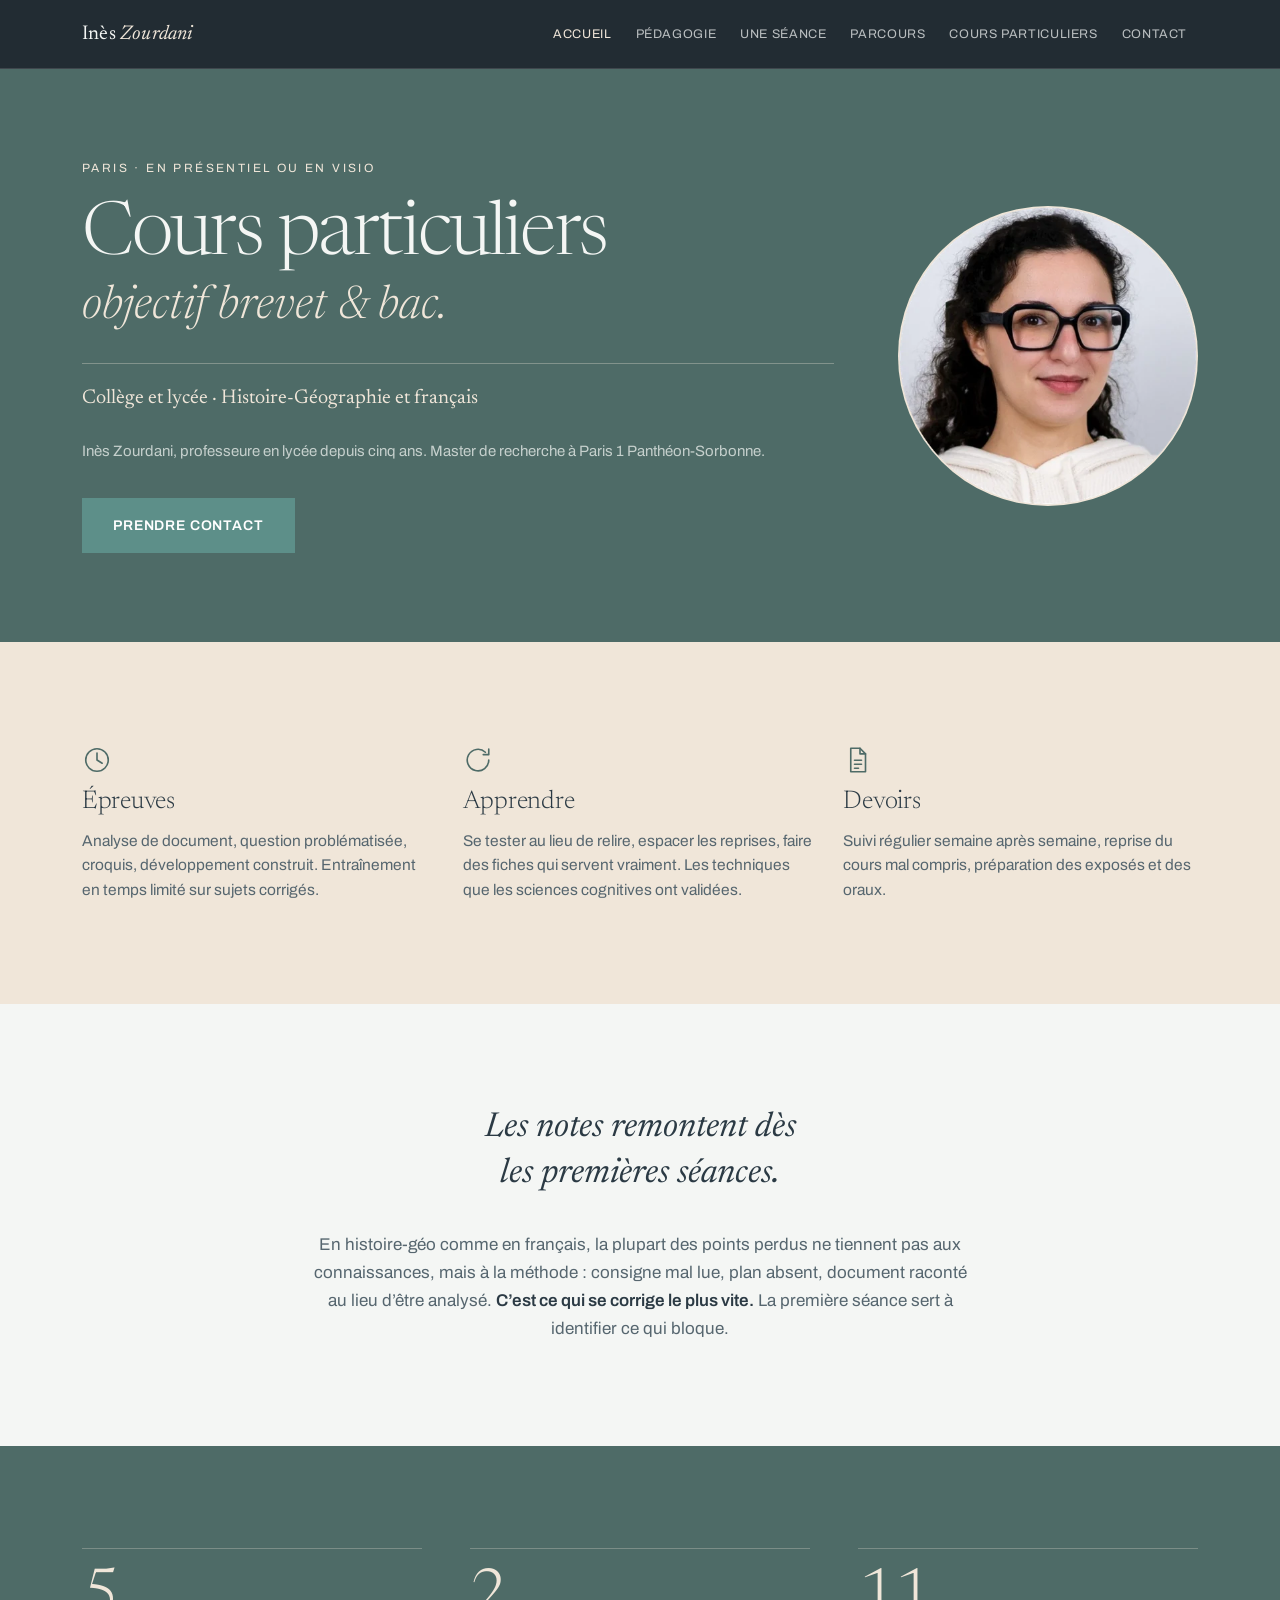
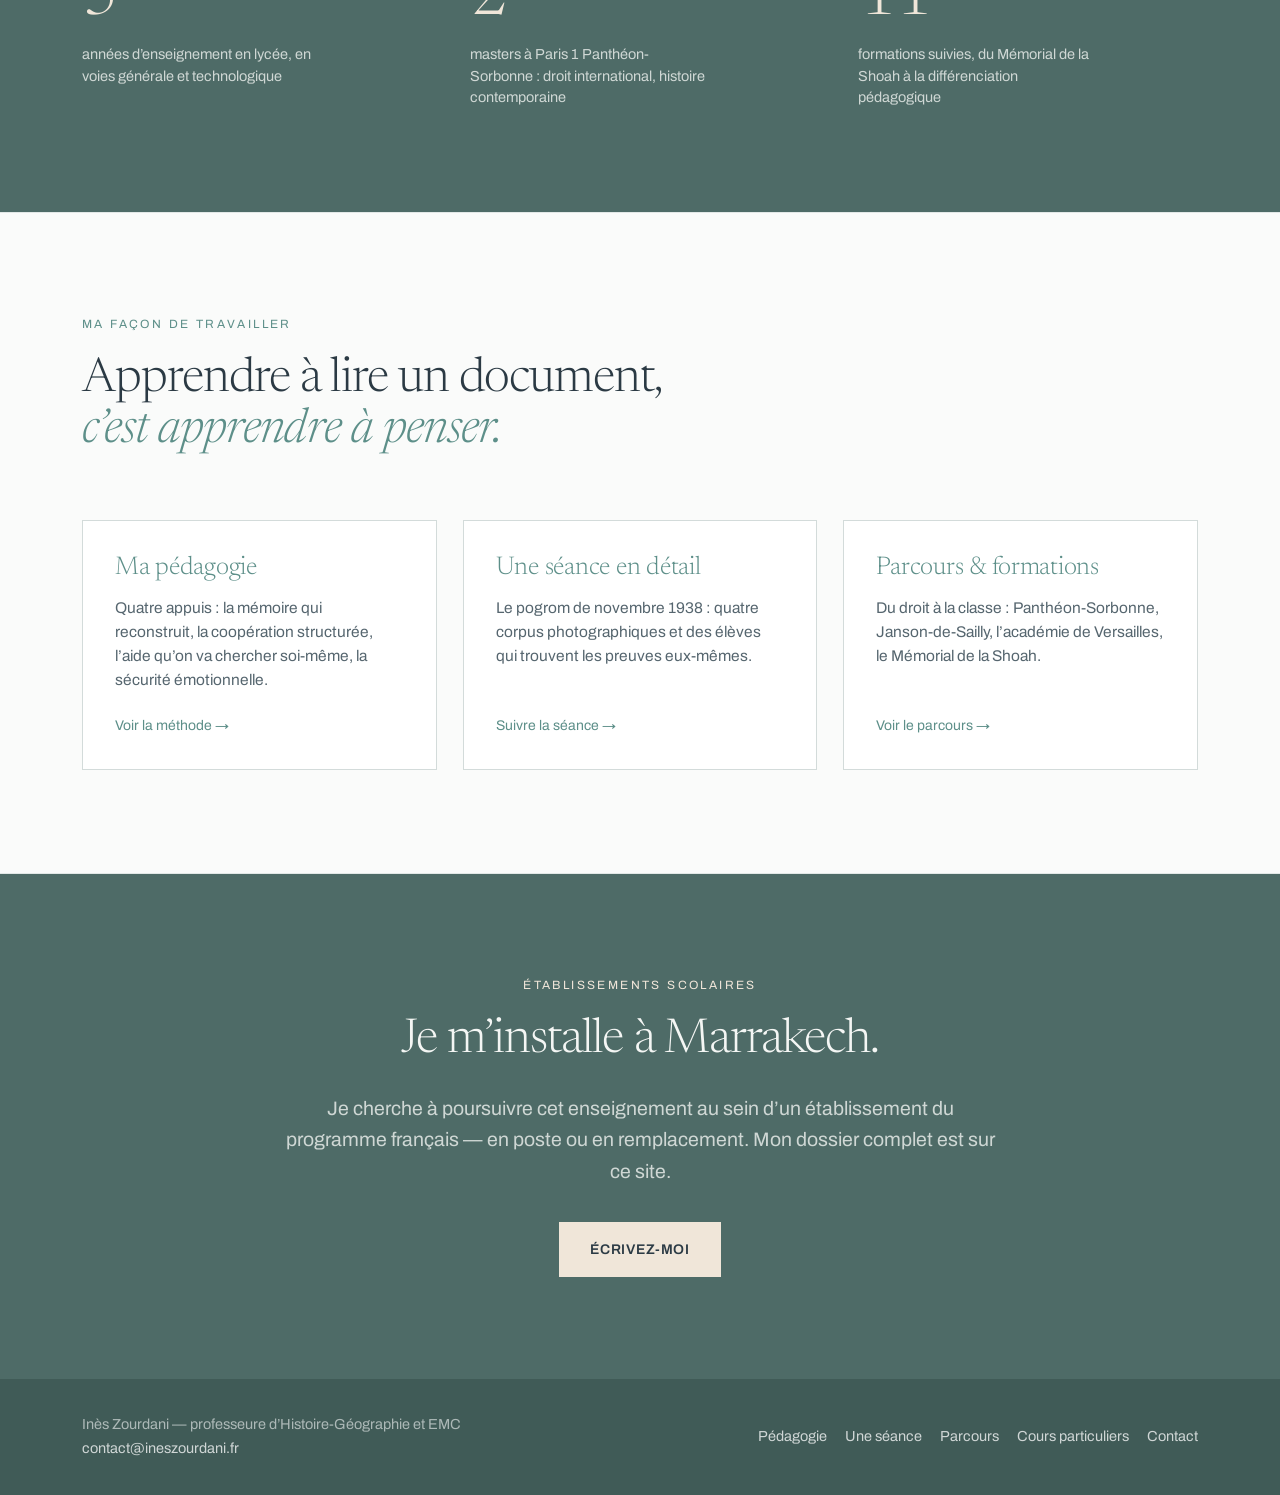
<file: index.html>
<!DOCTYPE html>
<html lang="fr">
<head>
<meta charset="utf-8">
<meta name="viewport" content="width=device-width, initial-scale=1">
<title>Inès Zourdani — Cours particuliers d'Histoire-Géographie</title>
<meta name="description" content="Cours particuliers d'Histoire-Géographie et de français, collège et lycée, à Paris ou en visio. Préparation au brevet et au bac, 40 € l'heure.">
<link rel="preconnect" href="https://fonts.googleapis.com">
<link rel="preconnect" href="https://fonts.gstatic.com" crossorigin>
<link rel="stylesheet" href="https://fonts.googleapis.com/css2?family=Archivo:wght@400;500;600&family=Newsreader:ital,opsz,wght@0,6..72,200;0,6..72,300;0,6..72,400;1,6..72,300;1,6..72,400&display=swap">
<link rel="stylesheet" href="style.css?v=12">
<script>document.documentElement.className += ' js';</script>
</head>
<body>

<header class="bandeau">
  <div class="zone">
    <a class="marque" href="index.html">Inès <em>Zourdani</em></a>
    <button class="burger" type="button" aria-expanded="false" aria-controls="menu-principal">Menu</button>
    <nav class="menu" id="menu-principal" aria-label="Navigation principale">
        <a href="index.html" aria-current="page">Accueil</a>
        <a href="pedagogie.html">Pédagogie</a>
        <a href="seance.html">Une séance</a>
        <a href="parcours.html">Parcours</a>
        <a href="cours.html">Cours particuliers</a>
        <a href="contact.html">Contact</a>
    </nav>
  </div>
</header>

<main>

  <section class="hero">
    <div class="zone">
      <div class="hero-titre">
        <p class="sur">Paris · en présentiel ou en visio</p>
        <h1>Cours particuliers</h1>
        <p class="sstitre">objectif brevet &amp; bac.</p>
      </div>
      <div class="hero-portrait"><img src="[data-uri]" alt="Inès Zourdani" width="448" height="448"></div>
      <div class="hero-infos">
        <p class="niveaux-hero">Collège et lycée · Histoire-Géographie et français</p>
        <p class="signature-hero">Inès Zourdani, professeure en lycée depuis cinq ans.
        Master de recherche à Paris 1 Panthéon-Sorbonne.</p>
        <p class="mt-m"><a class="bouton" href="contact.html">Prendre contact</a></p>
      </div>
    </div>
  </section>

  <section class="section section--creme">
    <div class="zone">
      <div class="grille g3">
        <div class="pilier">
          <svg class="ico" viewBox="0 0 24 24" fill="none" stroke="currentColor" stroke-width="1.3" stroke-linecap="round" stroke-linejoin="round" aria-hidden="true"><circle cx="12" cy="12" r="9"/><path d="M12 6.4V12l4.1 2.6"/></svg>
          <h3>Épreuves</h3>
          <p>Analyse de document, question problématisée, croquis, développement construit.
          Entraînement en temps limité sur sujets corrigés.</p>
        </div>
        <div class="pilier">
          <svg class="ico" viewBox="0 0 24 24" fill="none" stroke="currentColor" stroke-width="1.3" stroke-linecap="round" stroke-linejoin="round" aria-hidden="true"><path d="M20.6 12a8.6 8.6 0 1 1-2.7-6.2"/><path d="M20.6 3.3v4.4h-4.4"/></svg>
          <h3>Apprendre</h3>
          <p>Se tester au lieu de relire, espacer les reprises, faire des fiches qui servent
          vraiment. Les techniques que les sciences cognitives ont validées.</p>
        </div>
        <div class="pilier">
          <svg class="ico" viewBox="0 0 24 24" fill="none" stroke="currentColor" stroke-width="1.3" stroke-linecap="round" stroke-linejoin="round" aria-hidden="true"><path d="M6.2 2.6h7.4L18 7.1v14.3H6.2z"/><path d="M13.6 2.6v4.5H18"/><path d="M9.2 12.2h5.6M9.2 15.4h5.6M9.2 18.6h3.2"/></svg>
          <h3>Devoirs</h3>
          <p>Suivi régulier semaine après semaine, reprise du cours mal compris,
          préparation des exposés et des oraux.</p>
        </div>
      </div>
    </div>
  </section>

  <section class="section">
    <div class="zone centre">
      <p class="citation">Les notes remontent dès les premières séances.</p>
      <p class="texte centre mt-m" style="margin-inline:auto">En histoire-géo comme en français,
      la plupart des points perdus ne tiennent pas aux connaissances, mais à la méthode :
      consigne mal lue, plan absent, document raconté au lieu d’être analysé.
      <strong>C’est ce qui se corrige le plus vite.</strong> La première séance sert à
      identifier ce qui bloque.</p>
    </div>
  </section>

  <section class="section section--vert">
    <div class="zone">
      <dl class="chiffres">
        <div class="chiffre">
          <dt class="v">5</dt>
          <dd class="l">années d’enseignement en lycée, en voies générale et technologique</dd>
        </div>
        <div class="chiffre">
          <dt class="v">2</dt>
          <dd class="l">masters à Paris 1 Panthéon-Sorbonne : droit international, histoire contemporaine</dd>
        </div>
        <div class="chiffre">
          <dt class="v">11</dt>
          <dd class="l">formations suivies, du Mémorial de la Shoah à la différenciation pédagogique</dd>
        </div>
      </dl>
    </div>
  </section>

  <section class="section section--clair">
    <div class="zone">
      <p class="sur">Ma façon de travailler</p>
      <h2>Apprendre à lire un document,<br><em class="doux">c’est apprendre à penser.</em></h2>
      <div class="grille g3 mt-l">
        <a class="carte" href="pedagogie.html">
          <h3>Ma pédagogie</h3>
          <p>Quatre appuis : la mémoire qui reconstruit, la coopération structurée,
          l’aide qu’on va chercher soi-même, la sécurité émotionnelle.</p>
          <span class="fleche">Voir la méthode →</span>
        </a>
        <a class="carte" href="seance.html">
          <h3>Une séance en détail</h3>
          <p>Le pogrom de novembre 1938 : quatre corpus photographiques et des élèves
          qui trouvent les preuves eux-mêmes.</p>
          <span class="fleche">Suivre la séance →</span>
        </a>
        <a class="carte" href="parcours.html">
          <h3>Parcours &amp; formations</h3>
          <p>Du droit à la classe : Panthéon-Sorbonne, Janson-de-Sailly, l’académie
          de Versailles, le Mémorial de la Shoah.</p>
          <span class="fleche">Voir le parcours →</span>
        </a>
      </div>
    </div>
  </section>

  <section class="section section--vert">
    <div class="zone centre">
      <p class="sur">Établissements scolaires</p>
      <h2>Je m’installe à Marrakech.</h2>
      <p class="chapo centre">Je cherche à poursuivre cet enseignement au sein d’un établissement
      du programme français — en poste ou en remplacement. Mon dossier complet est sur ce site.</p>
      <p class="mt-m"><a class="bouton" href="contact.html">Écrivez-moi</a></p>
    </div>
  </section>

</main>

<footer class="pied">
  <div class="zone">
    <span>Inès Zourdani — professeure d’Histoire-Géographie et EMC<br>
    <a href="mailto:contact@ineszourdani.fr">contact@ineszourdani.fr</a></span>
    <nav aria-label="Pied de page">
      <a href="pedagogie.html">Pédagogie</a>
      <a href="seance.html">Une séance</a>
      <a href="parcours.html">Parcours</a>
      <a href="cours.html">Cours particuliers</a>
      <a href="contact.html">Contact</a>
    </nav>
  </div>
</footer>

<script src="site.js?v=1"></script>

</body>
</html>
</file>
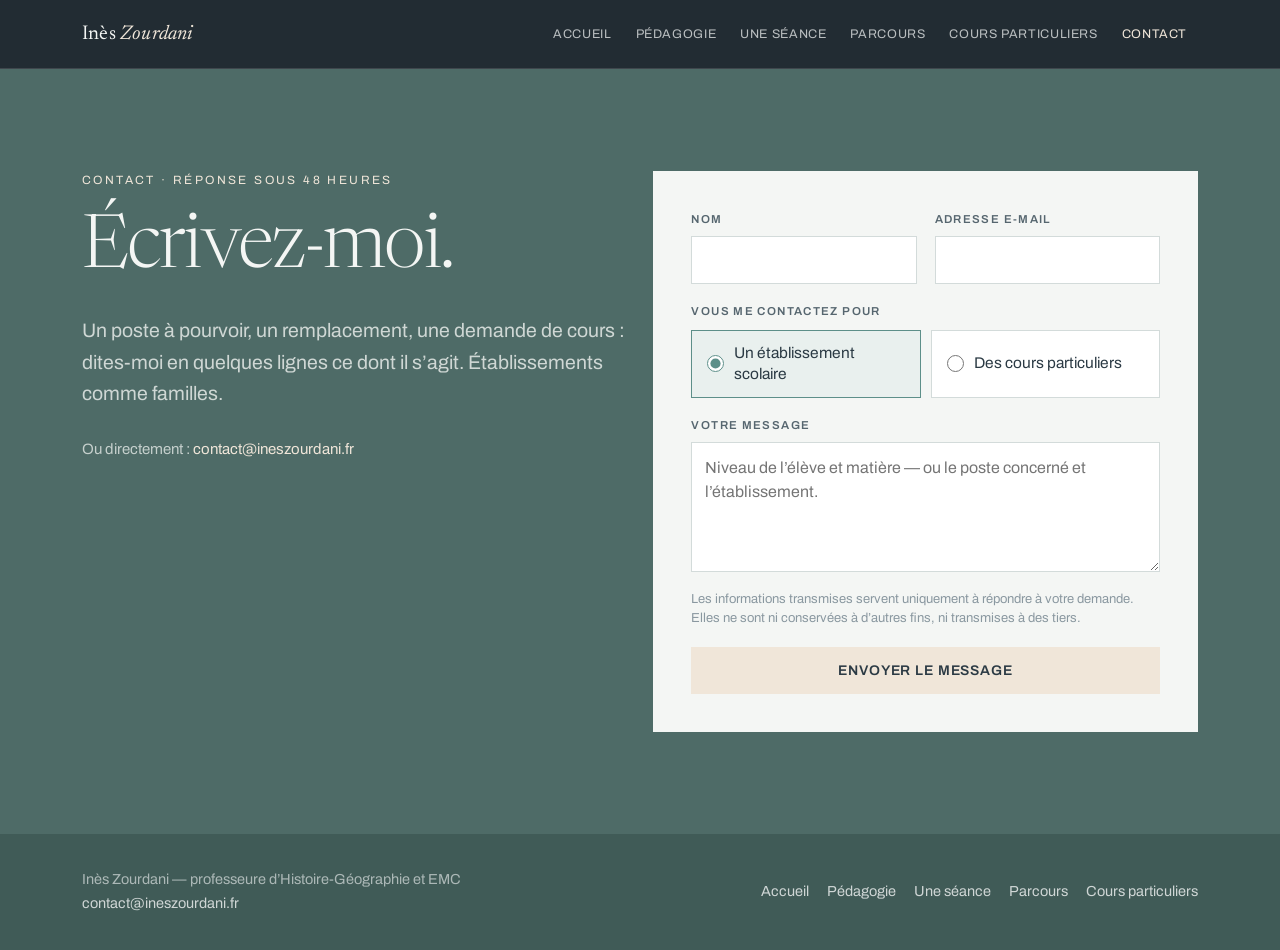
<file: contact.html>
<!DOCTYPE html>
<html lang="fr">
<head>
<meta charset="utf-8">
<meta name="viewport" content="width=device-width, initial-scale=1">
<title>Contact — Inès Zourdani</title>
<meta name="description" content="Écrire à Inès Zourdani : poste, remplacement, cours particuliers ou coaching scolaire.">
<link rel="preconnect" href="https://fonts.googleapis.com">
<link rel="preconnect" href="https://fonts.gstatic.com" crossorigin>
<link rel="stylesheet" href="https://fonts.googleapis.com/css2?family=Archivo:wght@400;500;600&family=Newsreader:ital,opsz,wght@0,6..72,200;0,6..72,300;0,6..72,400;1,6..72,300;1,6..72,400&display=swap">
<link rel="stylesheet" href="style.css?v=12">
<script>document.documentElement.className += ' js';</script>
</head>
<body>

<header class="bandeau">
  <div class="zone">
    <a class="marque" href="index.html">Inès <em>Zourdani</em></a>
    <button class="burger" type="button" aria-expanded="false" aria-controls="menu-principal">Menu</button>
    <nav class="menu" id="menu-principal" aria-label="Navigation principale">
        <a href="index.html">Accueil</a>
        <a href="pedagogie.html">Pédagogie</a>
        <a href="seance.html">Une séance</a>
        <a href="parcours.html">Parcours</a>
        <a href="cours.html">Cours particuliers</a>
        <a href="contact.html" aria-current="page">Contact</a>
    </nav>
  </div>
</header>

<main>

  <section class="section section--vert">
    <div class="zone">
      <div class="grille g2">
        <div>
          <p class="sur">Contact · réponse sous 48 heures</p>
          <h1>Écrivez-moi.</h1>
          <p class="chapo">Un poste à pourvoir, un remplacement, une demande de cours :
          dites-moi en quelques lignes ce dont il s’agit. Établissements comme familles.</p>
          <p class="signature-hero">Ou directement : <a href="mailto:contact@ineszourdani.fr">contact@ineszourdani.fr</a></p>
        </div>

        <form class="formulaire" id="form-contact" action="https://formsubmit.co/ajax/contact@ineszourdani.fr" method="POST">
          <input type="hidden" name="_subject" value="Nouveau message depuis ineszourdani.fr">
          <input type="hidden" name="_captcha" value="false">
          <input type="hidden" name="_template" value="table">
          <input type="text" name="_honey" style="display:none" tabindex="-1" autocomplete="off" aria-hidden="true">
          <div class="duo">
            <div class="champ">
              <label for="nom">Nom</label>
              <input type="text" id="nom" name="nom" autocomplete="name" required>
            </div>
            <div class="champ">
              <label for="email">Adresse e-mail</label>
              <input type="email" id="email" name="email" autocomplete="email" required>
            </div>
          </div>
          <fieldset class="choix">
            <legend>Vous me contactez pour</legend>
            <label class="opt">
              <input type="radio" name="objet" value="Un établissement scolaire" checked>
              <span>Un établissement scolaire</span>
            </label>
            <label class="opt">
              <input type="radio" name="objet" value="Des cours particuliers">
              <span>Des cours particuliers</span>
            </label>
          </fieldset>
          <div class="champ">
            <label for="message">Votre message</label>
            <textarea id="message" name="message" required placeholder="Niveau de l’élève et matière — ou le poste concerné et l’établissement."></textarea>
          </div>
          <p class="mention">Les informations transmises servent uniquement à répondre à votre
          demande. Elles ne sont ni conservées à d’autres fins, ni transmises à des tiers.</p>
          <button class="bouton" type="submit">Envoyer le message</button>
          <p class="retour" id="form-msg" role="status" hidden></p>
        </form>
      </div>
    </div>
  </section>

<script>
(function () {
  var form = document.getElementById('form-contact');
  if (!form) return;
  var msg = document.getElementById('form-msg');
  var btn = form.querySelector('button[type="submit"]');

  function afficher(texte, erreur) {
    msg.textContent = texte;
    msg.classList.toggle('err', !!erreur);
    msg.hidden = false;
  }

  form.addEventListener('submit', function (ev) {
    ev.preventDefault();
    btn.disabled = true;
    var avant = btn.textContent;
    btn.textContent = 'Envoi…';
    fetch(form.action, { method: 'POST', body: new FormData(form), headers: { Accept: 'application/json' } })
      .then(function (r) {
        if (!r.ok) throw new Error('refus');
        form.reset();
        afficher('Message envoyé. Je vous réponds sous 48 heures.', false);
      })
      .catch(function () {
        afficher("L'envoi n'a pas abouti. Réessayez dans un instant, ou écrivez-moi à contact@ineszourdani.fr.", true);
      })
      .then(function () { btn.disabled = false; btn.textContent = avant; });
  });
})();
</script>

</main>

<footer class="pied">
  <div class="zone">
    <span>Inès Zourdani — professeure d’Histoire-Géographie et EMC<br>
    <a href="mailto:contact@ineszourdani.fr">contact@ineszourdani.fr</a></span>
    <nav aria-label="Pied de page">
      <a href="index.html">Accueil</a>
      <a href="pedagogie.html">Pédagogie</a>
      <a href="seance.html">Une séance</a>
      <a href="parcours.html">Parcours</a>
      <a href="cours.html">Cours particuliers</a>
    </nav>
  </div>
</footer>

<script src="site.js?v=1"></script>

</body>
</html>
</file>
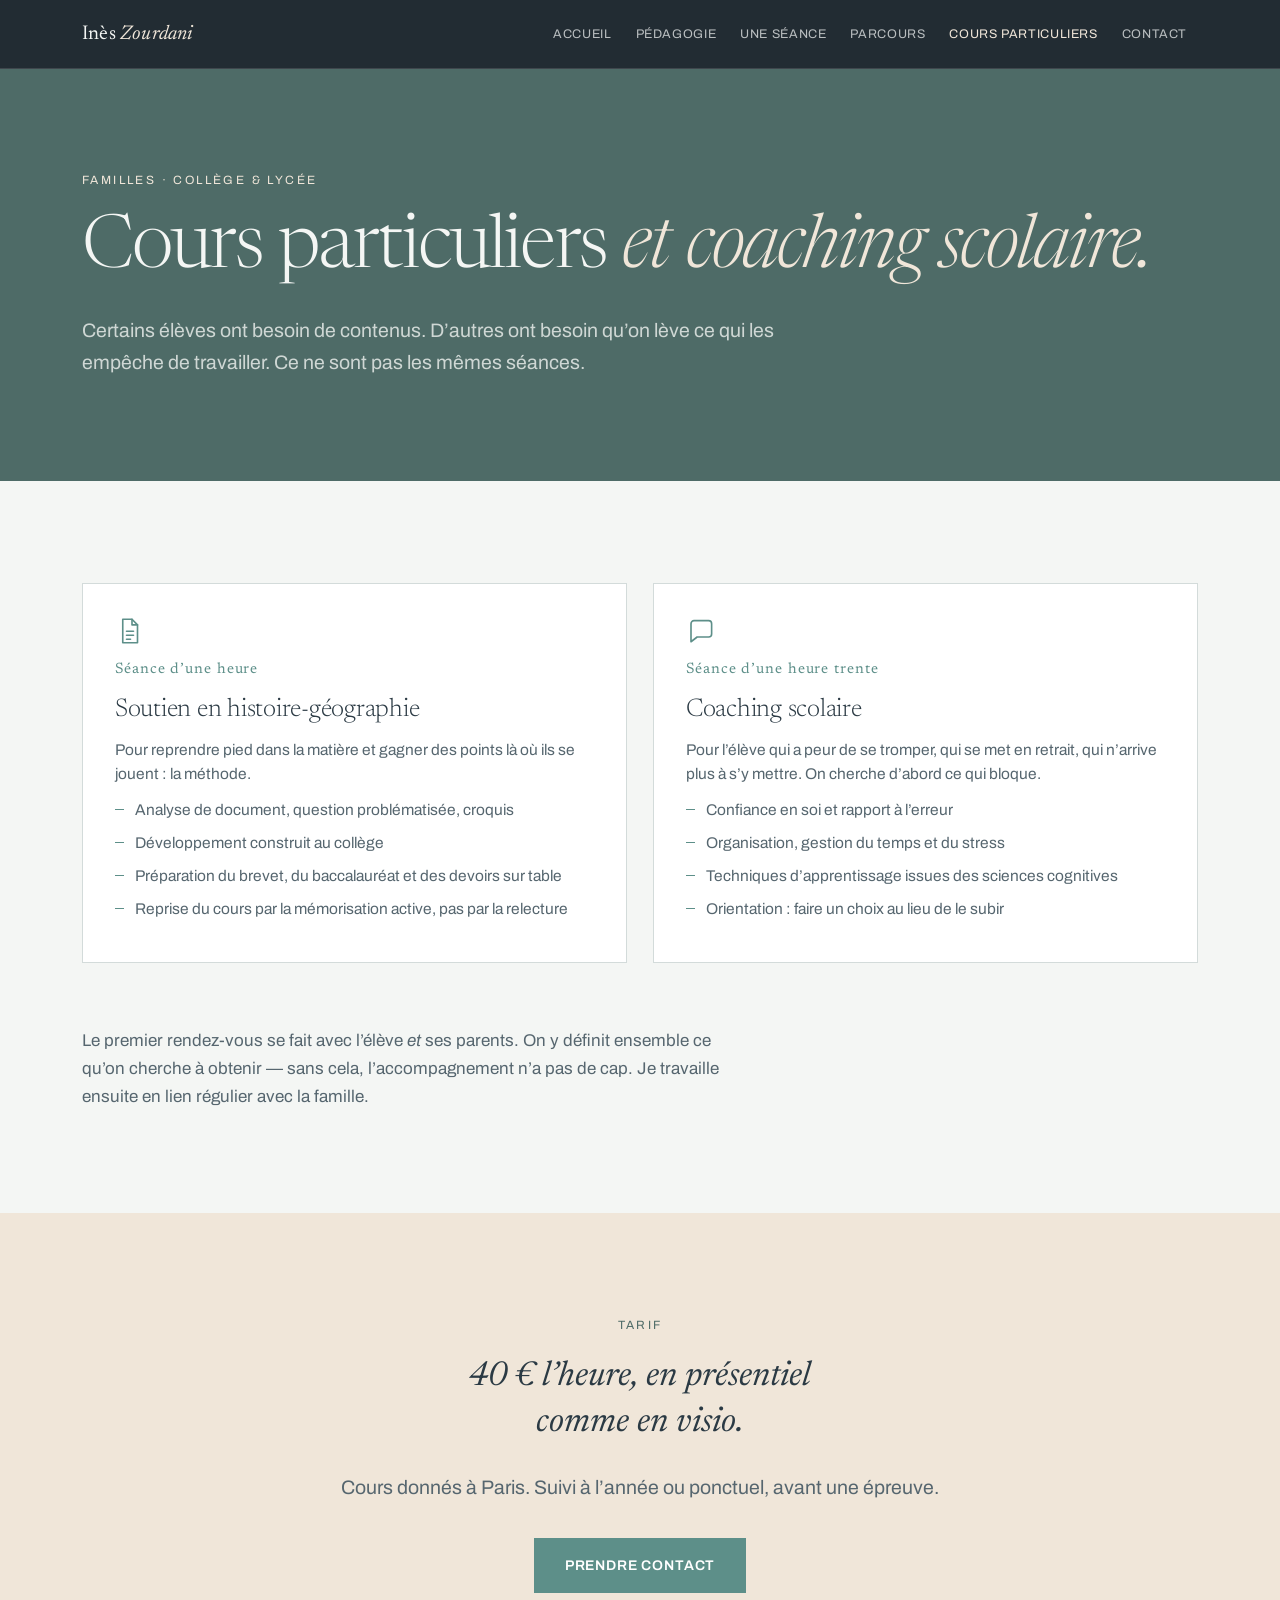
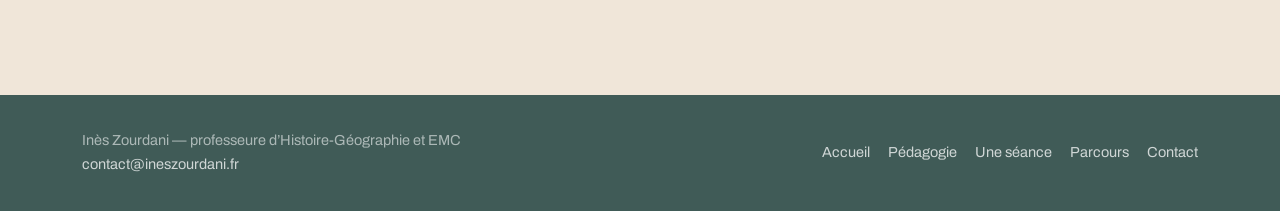
<file: cours.html>
<!DOCTYPE html>
<html lang="fr">
<head>
<meta charset="utf-8">
<meta name="viewport" content="width=device-width, initial-scale=1">
<title>Cours particuliers — Inès Zourdani</title>
<meta name="description" content="Soutien en histoire-géographie et coaching scolaire, collège et lycée, 40 € l'heure à Paris.">
<link rel="preconnect" href="https://fonts.googleapis.com">
<link rel="preconnect" href="https://fonts.gstatic.com" crossorigin>
<link rel="stylesheet" href="https://fonts.googleapis.com/css2?family=Archivo:wght@400;500;600&family=Newsreader:ital,opsz,wght@0,6..72,200;0,6..72,300;0,6..72,400;1,6..72,300;1,6..72,400&display=swap">
<link rel="stylesheet" href="style.css?v=12">
<script>document.documentElement.className += ' js';</script>
</head>
<body>

<header class="bandeau">
  <div class="zone">
    <a class="marque" href="index.html">Inès <em>Zourdani</em></a>
    <button class="burger" type="button" aria-expanded="false" aria-controls="menu-principal">Menu</button>
    <nav class="menu" id="menu-principal" aria-label="Navigation principale">
        <a href="index.html">Accueil</a>
        <a href="pedagogie.html">Pédagogie</a>
        <a href="seance.html">Une séance</a>
        <a href="parcours.html">Parcours</a>
        <a href="cours.html" aria-current="page">Cours particuliers</a>
        <a href="contact.html">Contact</a>
    </nav>
  </div>
</header>

<main>

  <section class="section section--vert">
    <div class="zone">
      <p class="sur">Familles · collège &amp; lycée</p>
      <h1>Cours particuliers <em class="doux">et coaching scolaire.</em></h1>
      <p class="chapo">Certains élèves ont besoin de contenus. D’autres ont besoin qu’on lève ce qui
      les empêche de travailler. Ce ne sont pas les mêmes séances.</p>
    </div>
  </section>

  <section class="section">
    <div class="zone">
      <div class="grille g2">

        <article class="carte">
          <svg class="ico" viewBox="0 0 24 24" fill="none" stroke="currentColor" stroke-width="1.3" stroke-linecap="round" stroke-linejoin="round" aria-hidden="true"><path d="M6.2 2.6h7.4L18 7.1v14.3H6.2z"/><path d="M13.6 2.6v4.5H18"/><path d="M9.2 12.2h5.6M9.2 15.4h5.6M9.2 18.6h3.2"/></svg>
          <span class="num">Séance d’une heure</span>
          <h3>Soutien en histoire-géographie</h3>
          <p>Pour reprendre pied dans la matière et gagner des points là où ils se jouent :
          la méthode.</p>
          <ul class="liste">
            <li>Analyse de document, question problématisée, croquis</li>
            <li>Développement construit au collège</li>
            <li>Préparation du brevet, du baccalauréat et des devoirs sur table</li>
            <li>Reprise du cours par la mémorisation active, pas par la relecture</li>
          </ul>
        </article>

        <article class="carte">
          <svg class="ico" viewBox="0 0 24 24" fill="none" stroke="currentColor" stroke-width="1.3" stroke-linecap="round" stroke-linejoin="round" aria-hidden="true"><path d="M20.5 14.4c0 1.3-1.1 2.4-2.4 2.4H8.9L4 20.6V6.1c0-1.3 1.1-2.4 2.4-2.4h11.7c1.3 0 2.4 1.1 2.4 2.4z"/></svg>
          <span class="num">Séance d’une heure trente</span>
          <h3>Coaching scolaire</h3>
          <p>Pour l’élève qui a peur de se tromper, qui se met en retrait, qui n’arrive plus
          à s’y mettre. On cherche d’abord ce qui bloque.</p>
          <ul class="liste">
            <li>Confiance en soi et rapport à l’erreur</li>
            <li>Organisation, gestion du temps et du stress</li>
            <li>Techniques d’apprentissage issues des sciences cognitives</li>
            <li>Orientation : faire un choix au lieu de le subir</li>
          </ul>
        </article>

      </div>

      <div class="texte mt-l">
        <p>Le premier rendez-vous se fait avec l’élève <em>et</em> ses parents. On y définit ensemble
        ce qu’on cherche à obtenir — sans cela, l’accompagnement n’a pas de cap. Je travaille ensuite
        en lien régulier avec la famille.</p>
      </div>
    </div>
  </section>

  <section class="section section--creme">
    <div class="zone centre">
      <p class="sur">Tarif</p>
      <p class="citation">40 € l’heure, en présentiel comme en visio.</p>
      <p class="chapo centre">Cours donnés à Paris. Suivi à l’année ou ponctuel, avant une épreuve.</p>
      <p class="mt-m"><a class="bouton" href="contact.html">Prendre contact</a></p>
    </div>
  </section>

</main>

<footer class="pied">
  <div class="zone">
    <span>Inès Zourdani — professeure d’Histoire-Géographie et EMC<br>
    <a href="mailto:contact@ineszourdani.fr">contact@ineszourdani.fr</a></span>
    <nav aria-label="Pied de page">
      <a href="index.html">Accueil</a>
      <a href="pedagogie.html">Pédagogie</a>
      <a href="seance.html">Une séance</a>
      <a href="parcours.html">Parcours</a>
      <a href="contact.html">Contact</a>
    </nav>
  </div>
</footer>

<script src="site.js?v=1"></script>

</body>
</html>
</file>
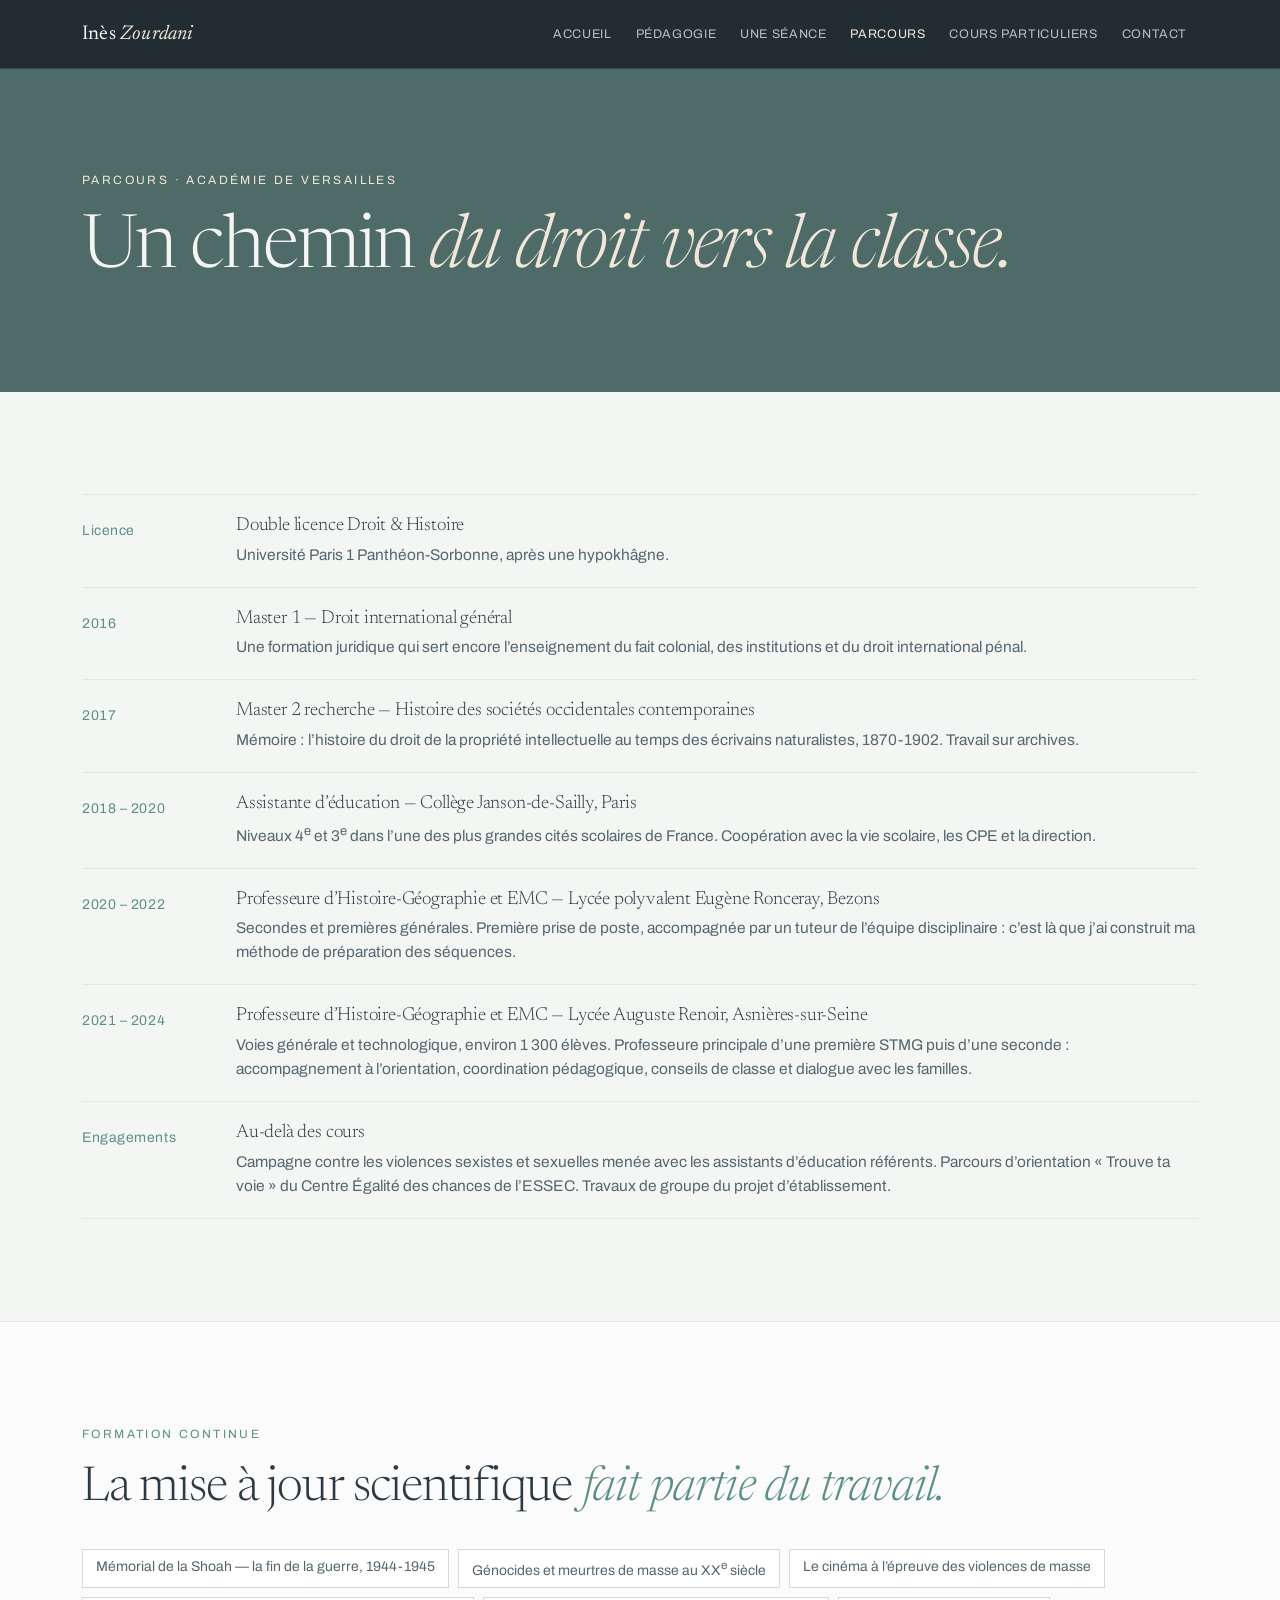
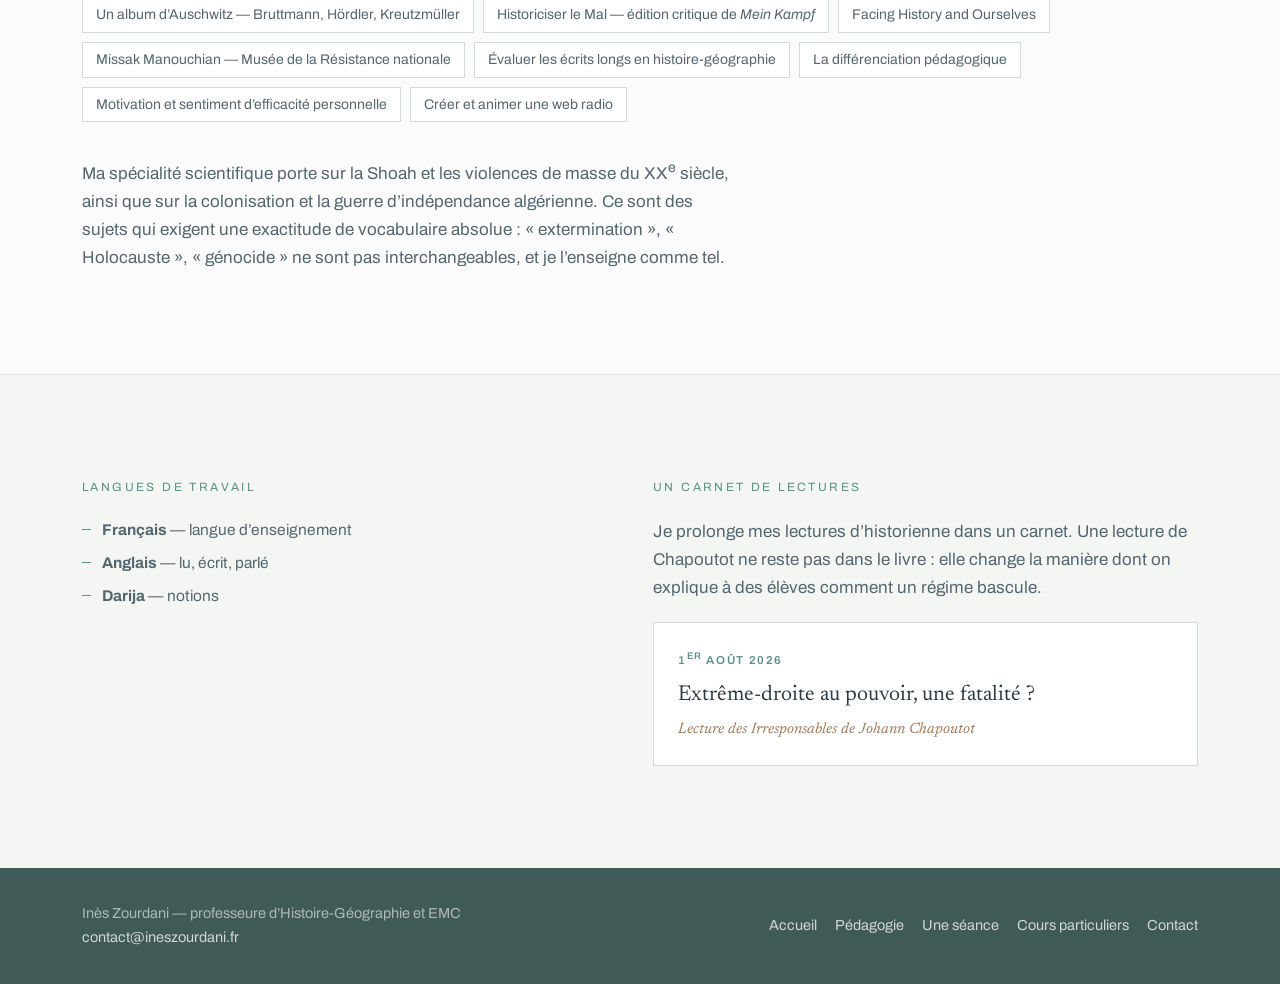
<file: parcours.html>
<!DOCTYPE html>
<html lang="fr">
<head>
<meta charset="utf-8">
<meta name="viewport" content="width=device-width, initial-scale=1">
<title>Parcours — Inès Zourdani</title>
<meta name="description" content="Du droit à la classe : Panthéon-Sorbonne, Janson-de-Sailly, académie de Versailles, Mémorial de la Shoah.">
<link rel="preconnect" href="https://fonts.googleapis.com">
<link rel="preconnect" href="https://fonts.gstatic.com" crossorigin>
<link rel="stylesheet" href="https://fonts.googleapis.com/css2?family=Archivo:wght@400;500;600&family=Newsreader:ital,opsz,wght@0,6..72,200;0,6..72,300;0,6..72,400;1,6..72,300;1,6..72,400&display=swap">
<link rel="stylesheet" href="style.css?v=12">
<script>document.documentElement.className += ' js';</script>
</head>
<body>

<header class="bandeau">
  <div class="zone">
    <a class="marque" href="index.html">Inès <em>Zourdani</em></a>
    <button class="burger" type="button" aria-expanded="false" aria-controls="menu-principal">Menu</button>
    <nav class="menu" id="menu-principal" aria-label="Navigation principale">
        <a href="index.html">Accueil</a>
        <a href="pedagogie.html">Pédagogie</a>
        <a href="seance.html">Une séance</a>
        <a href="parcours.html" aria-current="page">Parcours</a>
        <a href="cours.html">Cours particuliers</a>
        <a href="contact.html">Contact</a>
    </nav>
  </div>
</header>

<main>

  <section class="section section--vert">
    <div class="zone">
      <p class="sur">Parcours · académie de Versailles</p>
      <h1>Un chemin <em class="doux">du droit vers la classe.</em></h1>
    </div>
  </section>

  <section class="section">
    <div class="zone">
      <ol class="jalons">
        <li class="jalon"><div class="an">Licence</div><div>
          <h3>Double licence Droit &amp; Histoire</h3>
          <p>Université Paris 1 Panthéon-Sorbonne, après une hypokhâgne.</p></div></li>
        <li class="jalon"><div class="an">2016</div><div>
          <h3>Master 1 — Droit international général</h3>
          <p>Une formation juridique qui sert encore l’enseignement du fait colonial,
          des institutions et du droit international pénal.</p></div></li>
        <li class="jalon"><div class="an">2017</div><div>
          <h3>Master 2 recherche — Histoire des sociétés occidentales contemporaines</h3>
          <p>Mémoire : l’histoire du droit de la propriété intellectuelle au temps des écrivains
          naturalistes, 1870-1902. Travail sur archives.</p></div></li>
        <li class="jalon"><div class="an">2018 – 2020</div><div>
          <h3>Assistante d’éducation — Collège Janson-de-Sailly, Paris</h3>
          <p>Niveaux 4<sup>e</sup> et 3<sup>e</sup> dans l’une des plus grandes cités scolaires de
          France. Coopération avec la vie scolaire, les CPE et la direction.</p></div></li>
        <li class="jalon"><div class="an">2020 – 2022</div><div>
          <h3>Professeure d’Histoire-Géographie et EMC — Lycée polyvalent Eugène Ronceray, Bezons</h3>
          <p>Secondes et premières générales. Première prise de poste, accompagnée par un tuteur de
          l’équipe disciplinaire : c’est là que j’ai construit ma méthode de préparation des séquences.</p></div></li>
        <li class="jalon"><div class="an">2021 – 2024</div><div>
          <h3>Professeure d’Histoire-Géographie et EMC — Lycée Auguste Renoir, Asnières-sur-Seine</h3>
          <p>Voies générale et technologique, environ 1 300 élèves. Professeure principale d’une
          première STMG puis d’une seconde : accompagnement à l’orientation, coordination pédagogique,
          conseils de classe et dialogue avec les familles.</p></div></li>
        <li class="jalon"><div class="an">Engagements</div><div>
          <h3>Au-delà des cours</h3>
          <p>Campagne contre les violences sexistes et sexuelles menée avec les assistants
          d’éducation référents. Parcours d’orientation « Trouve ta voie » du Centre Égalité des
          chances de l’ESSEC. Travaux de groupe du projet d’établissement.</p></div></li>
      </ol>
    </div>
  </section>

  <section class="section section--clair">
    <div class="zone">
      <p class="sur">Formation continue</p>
      <h2>La mise à jour scientifique <em class="doux">fait partie du travail.</em></h2>
      <ul class="etiquettes mt-m">
        <li>Mémorial de la Shoah — la fin de la guerre, 1944-1945</li>
        <li>Génocides et meurtres de masse au XX<sup>e</sup> siècle</li>
        <li>Le cinéma à l’épreuve des violences de masse</li>
        <li>Un album d’Auschwitz — Bruttmann, Hördler, Kreutzmüller</li>
        <li>Historiciser le Mal — édition critique de <i>Mein Kampf</i></li>
        <li>Facing History and Ourselves</li>
        <li>Missak Manouchian — Musée de la Résistance nationale</li>
        <li>Évaluer les écrits longs en histoire-géographie</li>
        <li>La différenciation pédagogique</li>
        <li>Motivation et sentiment d’efficacité personnelle</li>
        <li>Créer et animer une web radio</li>
      </ul>
      <div class="texte mt-m">
        <p>Ma spécialité scientifique porte sur la Shoah et les violences de masse du
        XX<sup>e</sup> siècle, ainsi que sur la colonisation et la guerre d’indépendance algérienne.
        Ce sont des sujets qui exigent une exactitude de vocabulaire absolue :
        « extermination », « Holocauste », « génocide » ne sont pas interchangeables,
        et je l’enseigne comme tel.</p>
      </div>
    </div>
  </section>

  <section class="section">
    <div class="zone">
      <div class="grille g2">
        <div>
          <p class="sur">Langues de travail</p>
          <ul class="liste mt-s">
            <li><strong>Français</strong> — langue d’enseignement</li>
            <li><strong>Anglais</strong> — lu, écrit, parlé</li>
            <li><strong>Darija</strong> — notions</li>
          </ul>
        </div>
        <div>
          <p class="sur">Un carnet de lectures</p>
          <p class="texte">Je prolonge mes lectures d’historienne dans un carnet. Une lecture de
          Chapoutot ne reste pas dans le livre : elle change la manière dont on explique à des
          élèves comment un régime bascule.</p>
          <a class="lien-article mt-s" href="https://inesz5.substack.com/p/extreme-droite-au-pouvoir-une-fatalite" target="_blank" rel="noopener">
            <span class="d">1<sup>er</sup> août 2026</span>
            <span class="t">Extrême-droite au pouvoir, une fatalité&nbsp;?</span>
            <span class="s">Lecture des <i>Irresponsables</i> de Johann Chapoutot</span>
          </a>
        </div>
      </div>
    </div>
  </section>

</main>

<footer class="pied">
  <div class="zone">
    <span>Inès Zourdani — professeure d’Histoire-Géographie et EMC<br>
    <a href="mailto:contact@ineszourdani.fr">contact@ineszourdani.fr</a></span>
    <nav aria-label="Pied de page">
      <a href="index.html">Accueil</a>
      <a href="pedagogie.html">Pédagogie</a>
      <a href="seance.html">Une séance</a>
      <a href="cours.html">Cours particuliers</a>
      <a href="contact.html">Contact</a>
    </nav>
  </div>
</footer>

<script src="site.js?v=1"></script>

</body>
</html>
</file>
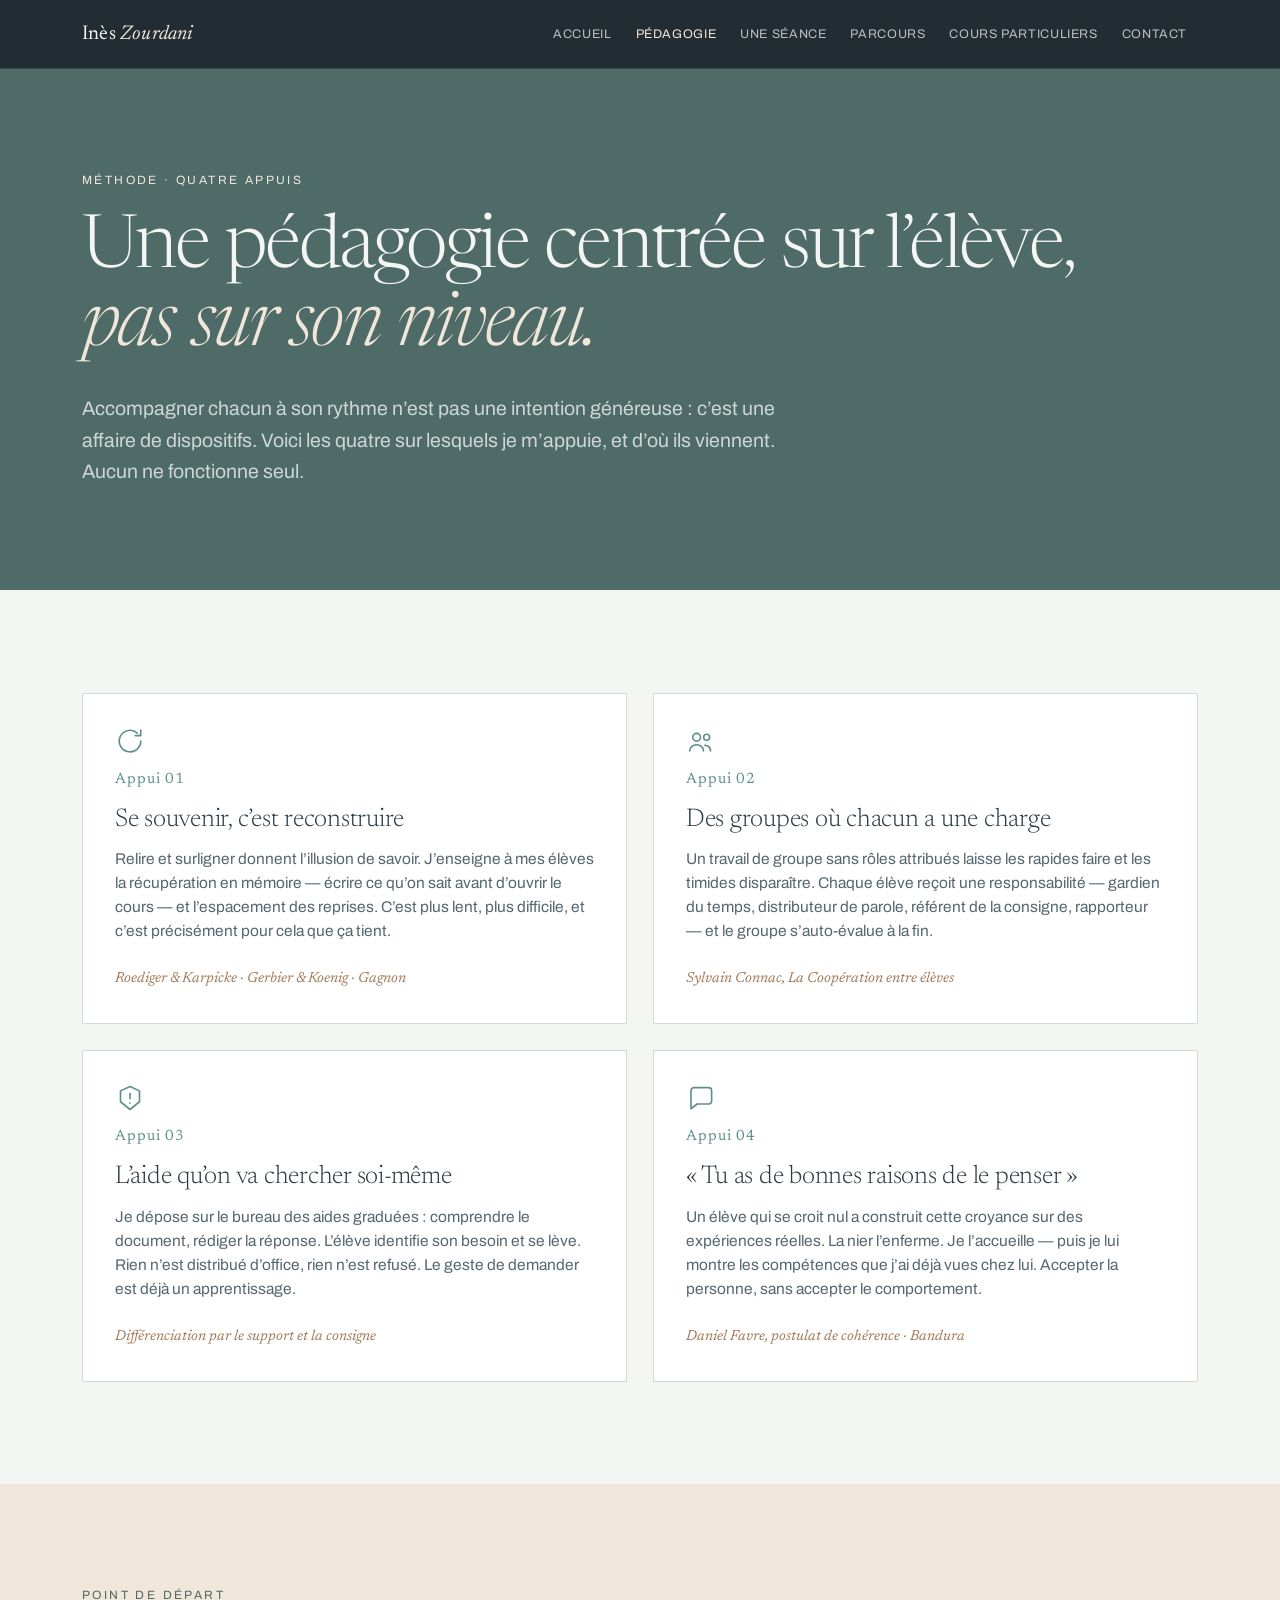
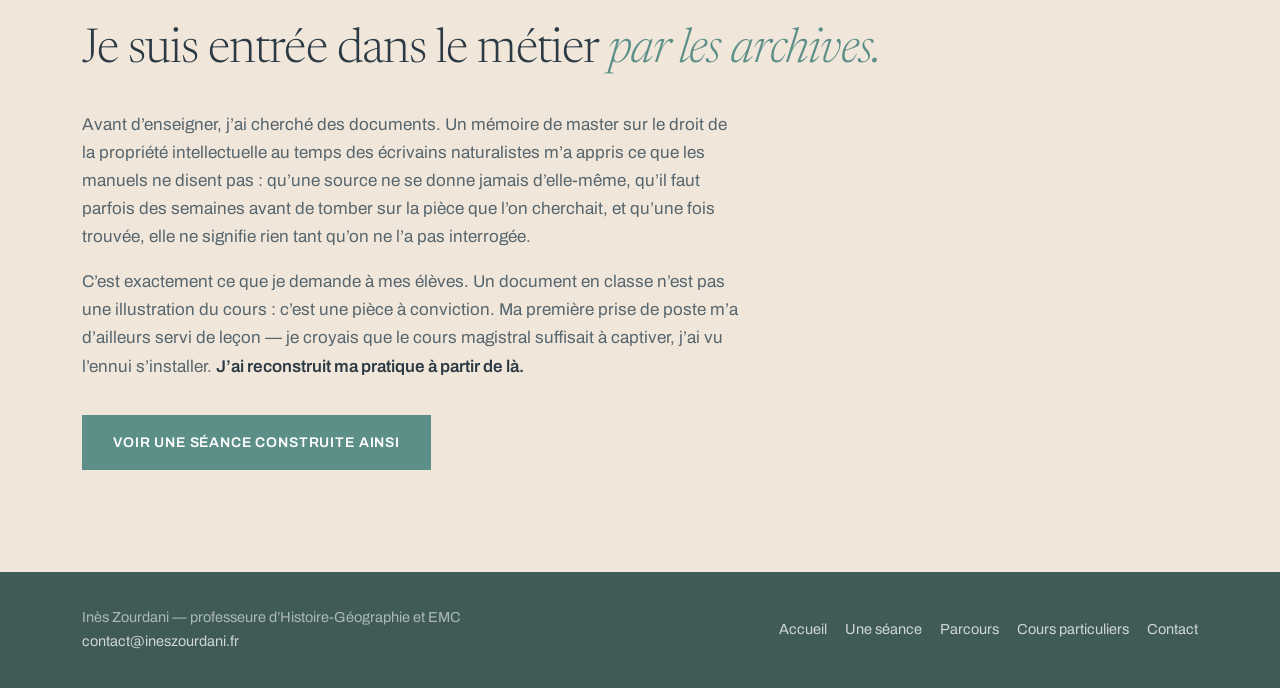
<file: pedagogie.html>
<!DOCTYPE html>
<html lang="fr">
<head>
<meta charset="utf-8">
<meta name="viewport" content="width=device-width, initial-scale=1">
<title>Ma pédagogie — Inès Zourdani</title>
<meta name="description" content="Quatre appuis : mémoire qui reconstruit, coopération structurée, différenciation par l'aide, sécurité émotionnelle.">
<link rel="preconnect" href="https://fonts.googleapis.com">
<link rel="preconnect" href="https://fonts.gstatic.com" crossorigin>
<link rel="stylesheet" href="https://fonts.googleapis.com/css2?family=Archivo:wght@400;500;600&family=Newsreader:ital,opsz,wght@0,6..72,200;0,6..72,300;0,6..72,400;1,6..72,300;1,6..72,400&display=swap">
<link rel="stylesheet" href="style.css?v=12">
<script>document.documentElement.className += ' js';</script>
</head>
<body>

<header class="bandeau">
  <div class="zone">
    <a class="marque" href="index.html">Inès <em>Zourdani</em></a>
    <button class="burger" type="button" aria-expanded="false" aria-controls="menu-principal">Menu</button>
    <nav class="menu" id="menu-principal" aria-label="Navigation principale">
        <a href="index.html">Accueil</a>
        <a href="pedagogie.html" aria-current="page">Pédagogie</a>
        <a href="seance.html">Une séance</a>
        <a href="parcours.html">Parcours</a>
        <a href="cours.html">Cours particuliers</a>
        <a href="contact.html">Contact</a>
    </nav>
  </div>
</header>

<main>

  <section class="section section--vert">
    <div class="zone">
      <p class="sur">Méthode · quatre appuis</p>
      <h1>Une pédagogie centrée sur l’élève,<br><em class="doux">pas sur son niveau.</em></h1>
      <p class="chapo">Accompagner chacun à son rythme n’est pas une intention généreuse :
      c’est une affaire de dispositifs. Voici les quatre sur lesquels je m’appuie,
      et d’où ils viennent. Aucun ne fonctionne seul.</p>
    </div>
  </section>

  <section class="section">
    <div class="zone">
      <div class="grille g2">

        <article class="carte">
          <svg class="ico" viewBox="0 0 24 24" fill="none" stroke="currentColor" stroke-width="1.3" stroke-linecap="round" stroke-linejoin="round" aria-hidden="true"><path d="M20.6 12a8.6 8.6 0 1 1-2.7-6.2"/><path d="M20.6 3.3v4.4h-4.4"/></svg>
          <span class="num">Appui 01</span>
          <h3>Se souvenir, c’est reconstruire</h3>
          <p>Relire et surligner donnent l’illusion de savoir. J’enseigne à mes élèves la
          récupération en mémoire — écrire ce qu’on sait avant d’ouvrir le cours — et
          l’espacement des reprises. C’est plus lent, plus difficile, et c’est précisément
          pour cela que ça tient.</p>
          <span class="src">Roediger &amp; Karpicke · Gerbier &amp; Koenig · Gagnon</span>
        </article>

        <article class="carte">
          <svg class="ico" viewBox="0 0 24 24" fill="none" stroke="currentColor" stroke-width="1.3" stroke-linecap="round" stroke-linejoin="round" aria-hidden="true"><circle cx="8.5" cy="9" r="3.1"/><circle cx="16.5" cy="9" r="2.4"/><path d="M3 20c0-3 2.5-5 5.5-5s5.5 2 5.5 5"/><path d="M15 15.4c2.8.2 4.6 2.1 4.6 4.6"/></svg>
          <span class="num">Appui 02</span>
          <h3>Des groupes où chacun a une charge</h3>
          <p>Un travail de groupe sans rôles attribués laisse les rapides faire et les timides
          disparaître. Chaque élève reçoit une responsabilité — gardien du temps, distributeur
          de parole, référent de la consigne, rapporteur — et le groupe s’auto-évalue à la fin.</p>
          <span class="src">Sylvain Connac, <i>La Coopération entre élèves</i></span>
        </article>

        <article class="carte">
          <svg class="ico" viewBox="0 0 24 24" fill="none" stroke="currentColor" stroke-width="1.3" stroke-linecap="round" stroke-linejoin="round" aria-hidden="true"><path d="M12 21.2 4.4 15V6.3L12 2.8l7.6 3.5V15z"/><path d="M12 8.4v4.2"/><circle cx="12" cy="16" r=".7" fill="currentColor" stroke="none"/></svg>
          <span class="num">Appui 03</span>
          <h3>L’aide qu’on va chercher soi-même</h3>
          <p>Je dépose sur le bureau des aides graduées : comprendre le document, rédiger la
          réponse. L’élève identifie son besoin et se lève. Rien n’est distribué d’office,
          rien n’est refusé. Le geste de demander est déjà un apprentissage.</p>
          <span class="src">Différenciation par le support et la consigne</span>
        </article>

        <article class="carte">
          <svg class="ico" viewBox="0 0 24 24" fill="none" stroke="currentColor" stroke-width="1.3" stroke-linecap="round" stroke-linejoin="round" aria-hidden="true"><path d="M20.5 14.4c0 1.3-1.1 2.4-2.4 2.4H8.9L4 20.6V6.1c0-1.3 1.1-2.4 2.4-2.4h11.7c1.3 0 2.4 1.1 2.4 2.4z"/></svg>
          <span class="num">Appui 04</span>
          <h3>« Tu as de bonnes raisons de le penser »</h3>
          <p>Un élève qui se croit nul a construit cette croyance sur des expériences réelles.
          La nier l’enferme. Je l’accueille — puis je lui montre les compétences que j’ai déjà
          vues chez lui. Accepter la personne, sans accepter le comportement.</p>
          <span class="src">Daniel Favre, postulat de cohérence · Bandura</span>
        </article>

      </div>
    </div>
  </section>

  <section class="section section--creme">
    <div class="zone">
      <p class="sur">Point de départ</p>
      <h2>Je suis entrée dans le métier <em class="doux">par les archives.</em></h2>
      <div class="texte mt-m">
        <p>Avant d’enseigner, j’ai cherché des documents. Un mémoire de master sur le droit de la
        propriété intellectuelle au temps des écrivains naturalistes m’a appris ce que les manuels
        ne disent pas : qu’une source ne se donne jamais d’elle-même, qu’il faut parfois des semaines
        avant de tomber sur la pièce que l’on cherchait, et qu’une fois trouvée, elle ne signifie
        rien tant qu’on ne l’a pas interrogée.</p>
        <p>C’est exactement ce que je demande à mes élèves. Un document en classe n’est pas une
        illustration du cours : c’est une pièce à conviction. Ma première prise de poste m’a
        d’ailleurs servi de leçon — je croyais que le cours magistral suffisait à captiver, j’ai vu
        l’ennui s’installer. <strong>J’ai reconstruit ma pratique à partir de là.</strong></p>
      </div>
      <p class="mt-m"><a class="bouton" href="seance.html">Voir une séance construite ainsi</a></p>
    </div>
  </section>

</main>

<footer class="pied">
  <div class="zone">
    <span>Inès Zourdani — professeure d’Histoire-Géographie et EMC<br>
    <a href="mailto:contact@ineszourdani.fr">contact@ineszourdani.fr</a></span>
    <nav aria-label="Pied de page">
      <a href="index.html">Accueil</a>
      <a href="seance.html">Une séance</a>
      <a href="parcours.html">Parcours</a>
      <a href="cours.html">Cours particuliers</a>
      <a href="contact.html">Contact</a>
    </nav>
  </div>
</footer>

<script src="site.js?v=1"></script>

</body>
</html>
</file>
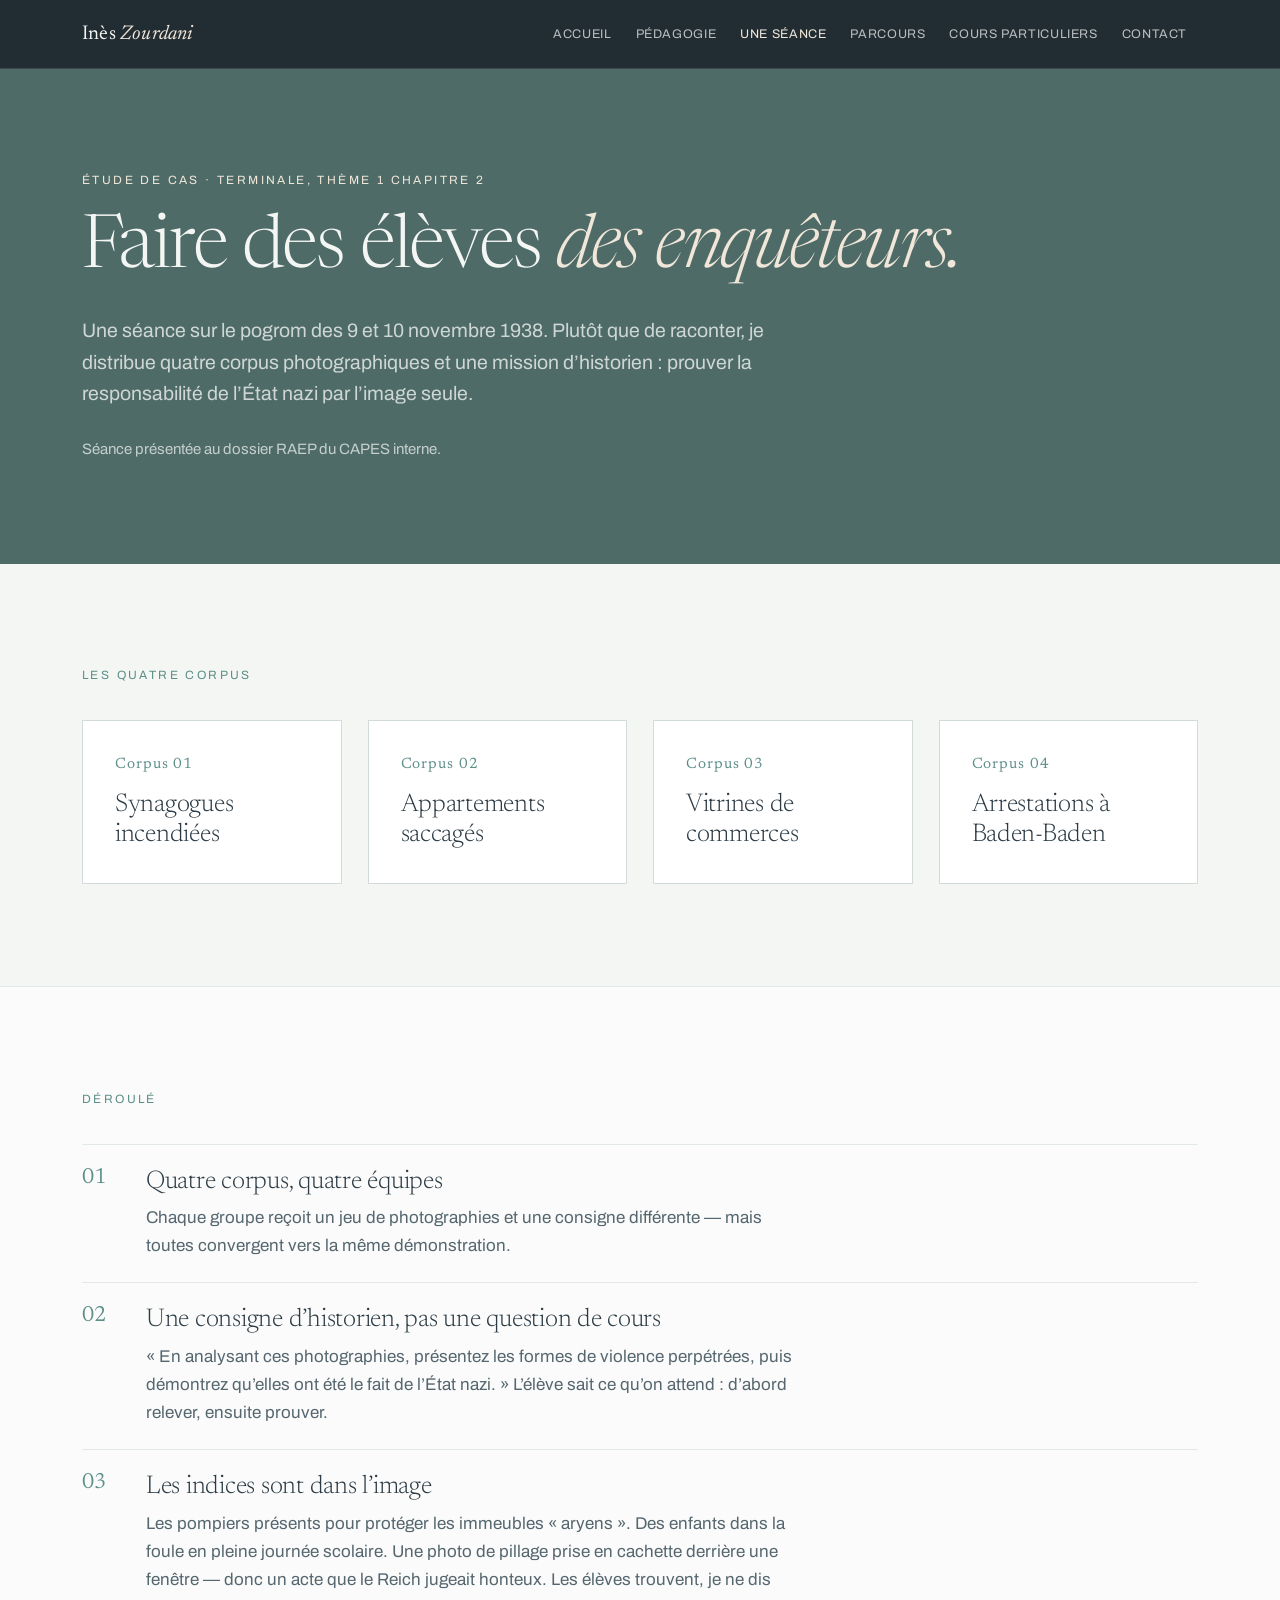
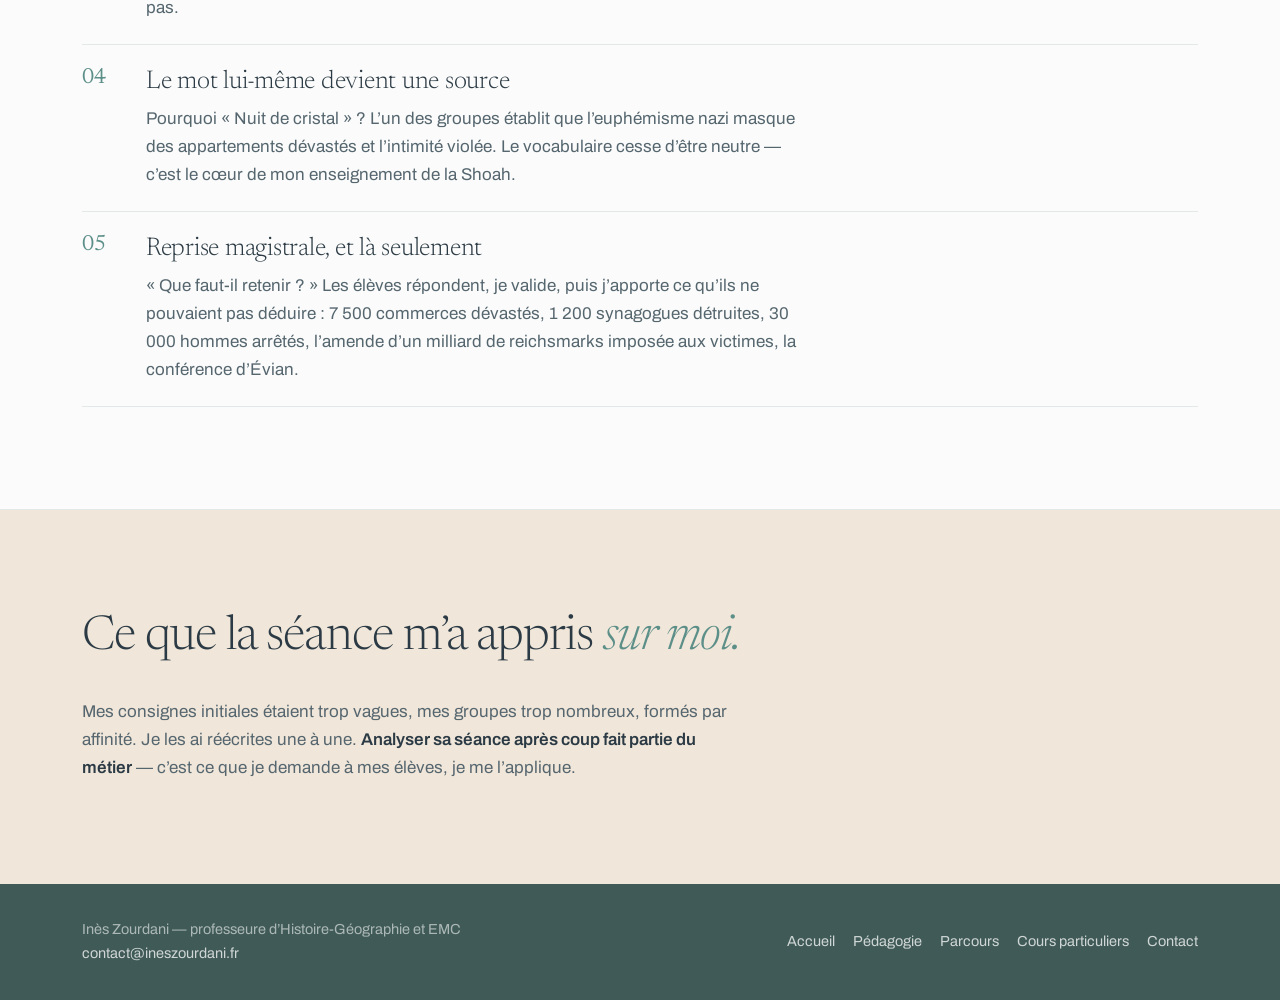
<file: seance.html>
<!DOCTYPE html>
<html lang="fr">
<head>
<meta charset="utf-8">
<meta name="viewport" content="width=device-width, initial-scale=1">
<title>Une séance — Inès Zourdani</title>
<meta name="description" content="Le pogrom de novembre 1938 : quatre corpus photographiques et une mission d'historien pour des élèves de terminale.">
<link rel="preconnect" href="https://fonts.googleapis.com">
<link rel="preconnect" href="https://fonts.gstatic.com" crossorigin>
<link rel="stylesheet" href="https://fonts.googleapis.com/css2?family=Archivo:wght@400;500;600&family=Newsreader:ital,opsz,wght@0,6..72,200;0,6..72,300;0,6..72,400;1,6..72,300;1,6..72,400&display=swap">
<link rel="stylesheet" href="style.css?v=12">
<script>document.documentElement.className += ' js';</script>
</head>
<body>

<header class="bandeau">
  <div class="zone">
    <a class="marque" href="index.html">Inès <em>Zourdani</em></a>
    <button class="burger" type="button" aria-expanded="false" aria-controls="menu-principal">Menu</button>
    <nav class="menu" id="menu-principal" aria-label="Navigation principale">
        <a href="index.html">Accueil</a>
        <a href="pedagogie.html">Pédagogie</a>
        <a href="seance.html" aria-current="page">Une séance</a>
        <a href="parcours.html">Parcours</a>
        <a href="cours.html">Cours particuliers</a>
        <a href="contact.html">Contact</a>
    </nav>
  </div>
</header>

<main>

  <section class="section section--vert">
    <div class="zone">
      <p class="sur">Étude de cas · Terminale, thème 1 chapitre 2</p>
      <h1>Faire des élèves <em class="doux">des enquêteurs.</em></h1>
      <p class="chapo">Une séance sur le pogrom des 9 et 10 novembre 1938. Plutôt que de raconter,
      je distribue quatre corpus photographiques et une mission d’historien : prouver la
      responsabilité de l’État nazi par l’image seule.</p>
      <p class="signature-hero">Séance présentée au dossier RAEP du CAPES interne.</p>
    </div>
  </section>

  <section class="section">
    <div class="zone">
      <p class="sur">Les quatre corpus</p>
      <div class="grille g4 mt-m">
        <div class="carte"><span class="num">Corpus 01</span><h3>Synagogues incendiées</h3></div>
        <div class="carte"><span class="num">Corpus 02</span><h3>Appartements saccagés</h3></div>
        <div class="carte"><span class="num">Corpus 03</span><h3>Vitrines de commerces</h3></div>
        <div class="carte"><span class="num">Corpus 04</span><h3>Arrestations à Baden-Baden</h3></div>
      </div>
    </div>
  </section>

  <section class="section section--clair">
    <div class="zone">
      <p class="sur">Déroulé</p>
      <ol class="etapes mt-m">
        <li class="etape"><div>
          <h3>Quatre corpus, quatre équipes</h3>
          <p class="texte">Chaque groupe reçoit un jeu de photographies et une consigne différente —
          mais toutes convergent vers la même démonstration.</p>
        </div></li>
        <li class="etape"><div>
          <h3>Une consigne d’historien, pas une question de cours</h3>
          <p class="texte">« En analysant ces photographies, présentez les formes de violence
          perpétrées, puis démontrez qu’elles ont été le fait de l’État nazi. » L’élève sait ce
          qu’on attend : d’abord relever, ensuite prouver.</p>
        </div></li>
        <li class="etape"><div>
          <h3>Les indices sont dans l’image</h3>
          <p class="texte">Les pompiers présents pour protéger les immeubles « aryens ». Des enfants
          dans la foule en pleine journée scolaire. Une photo de pillage prise en cachette derrière
          une fenêtre — donc un acte que le Reich jugeait honteux. Les élèves trouvent, je ne dis pas.</p>
        </div></li>
        <li class="etape"><div>
          <h3>Le mot lui-même devient une source</h3>
          <p class="texte">Pourquoi « Nuit de cristal » ? L’un des groupes établit que l’euphémisme
          nazi masque des appartements dévastés et l’intimité violée. Le vocabulaire cesse d’être
          neutre — c’est le cœur de mon enseignement de la Shoah.</p>
        </div></li>
        <li class="etape"><div>
          <h3>Reprise magistrale, et là seulement</h3>
          <p class="texte">« Que faut-il retenir ? » Les élèves répondent, je valide, puis j’apporte
          ce qu’ils ne pouvaient pas déduire : 7 500 commerces dévastés, 1 200 synagogues détruites,
          30 000 hommes arrêtés, l’amende d’un milliard de reichsmarks imposée aux victimes,
          la conférence d’Évian.</p>
        </div></li>
      </ol>
    </div>
  </section>

  <section class="section section--creme">
    <div class="zone">
      <h2>Ce que la séance m’a appris <em class="doux">sur moi.</em></h2>
      <div class="texte mt-m">
        <p>Mes consignes initiales étaient trop vagues, mes groupes trop nombreux, formés par
        affinité. Je les ai réécrites une à une. <strong>Analyser sa séance après coup fait partie
        du métier</strong> — c’est ce que je demande à mes élèves, je me l’applique.</p>
      </div>
    </div>
  </section>

</main>

<footer class="pied">
  <div class="zone">
    <span>Inès Zourdani — professeure d’Histoire-Géographie et EMC<br>
    <a href="mailto:contact@ineszourdani.fr">contact@ineszourdani.fr</a></span>
    <nav aria-label="Pied de page">
      <a href="index.html">Accueil</a>
      <a href="pedagogie.html">Pédagogie</a>
      <a href="parcours.html">Parcours</a>
      <a href="cours.html">Cours particuliers</a>
      <a href="contact.html">Contact</a>
    </nav>
  </div>
</footer>

<script src="site.js?v=1"></script>

</body>
</html>
</file>
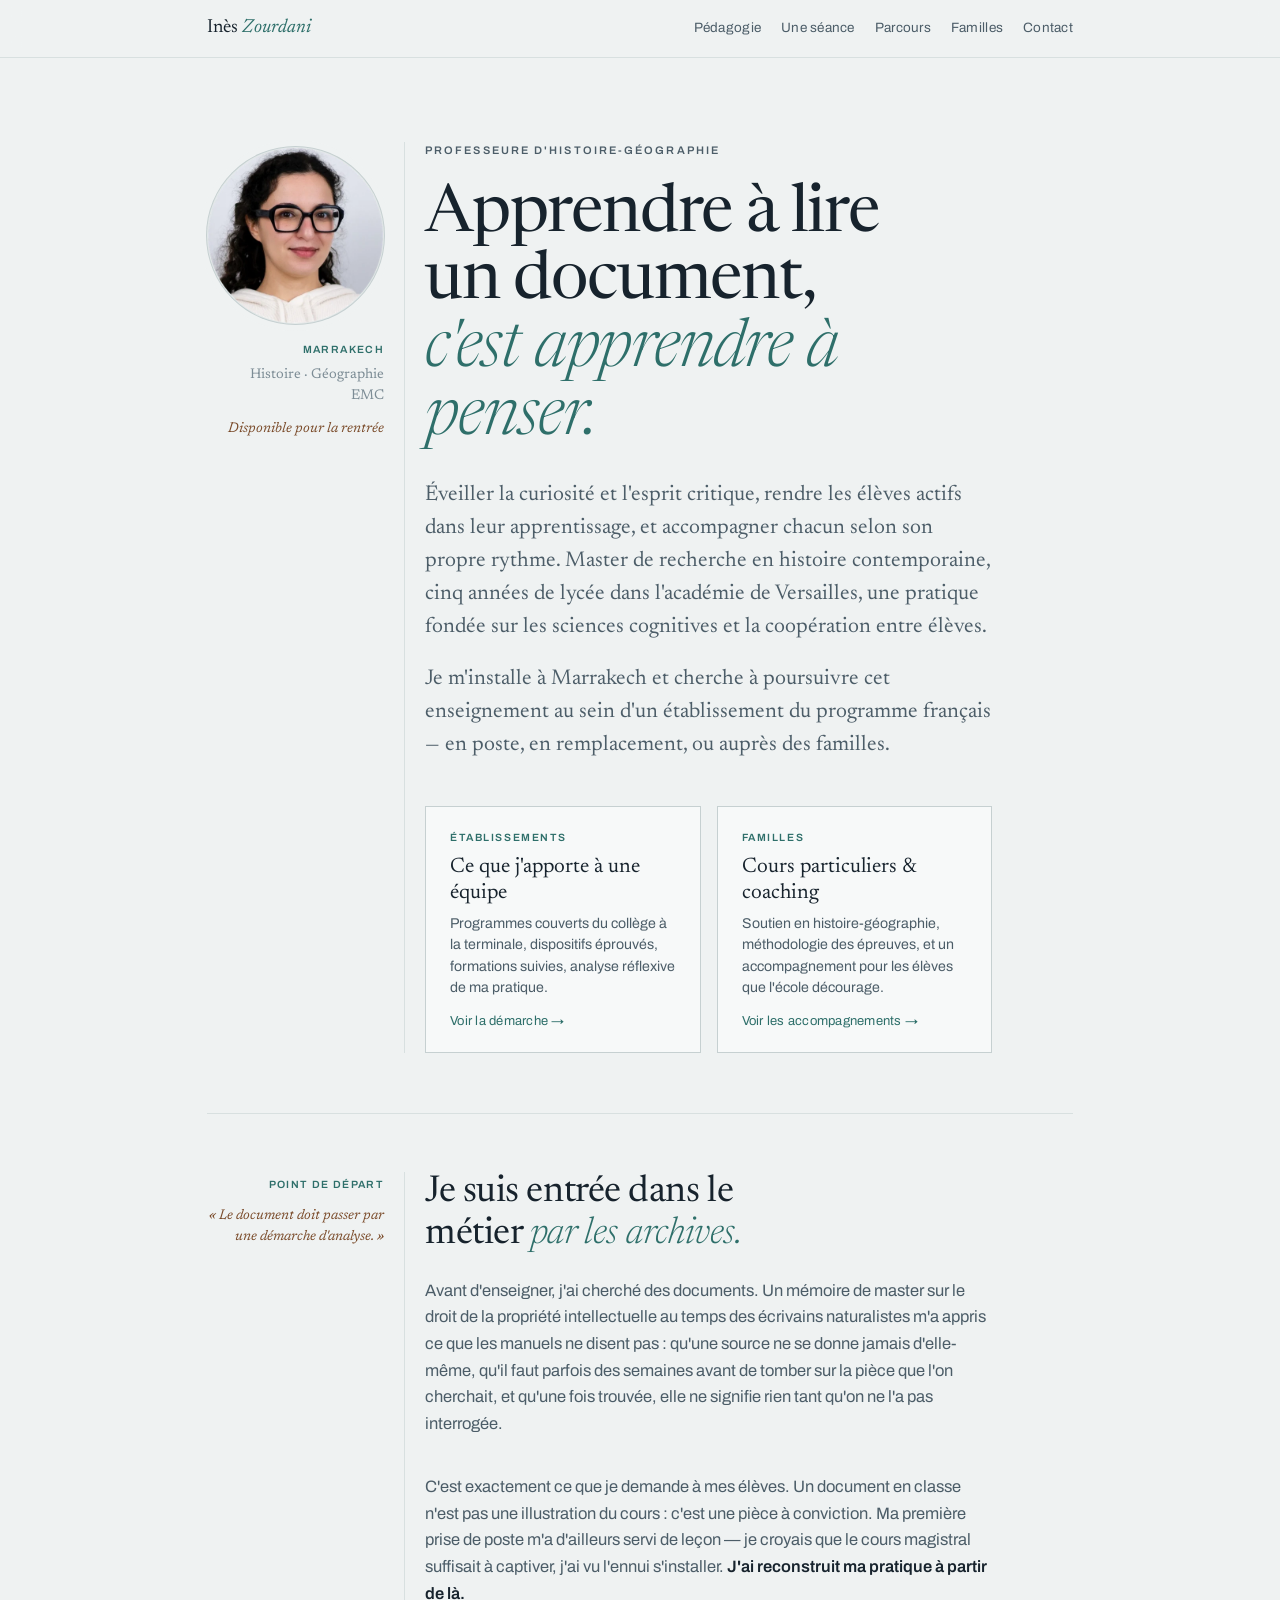
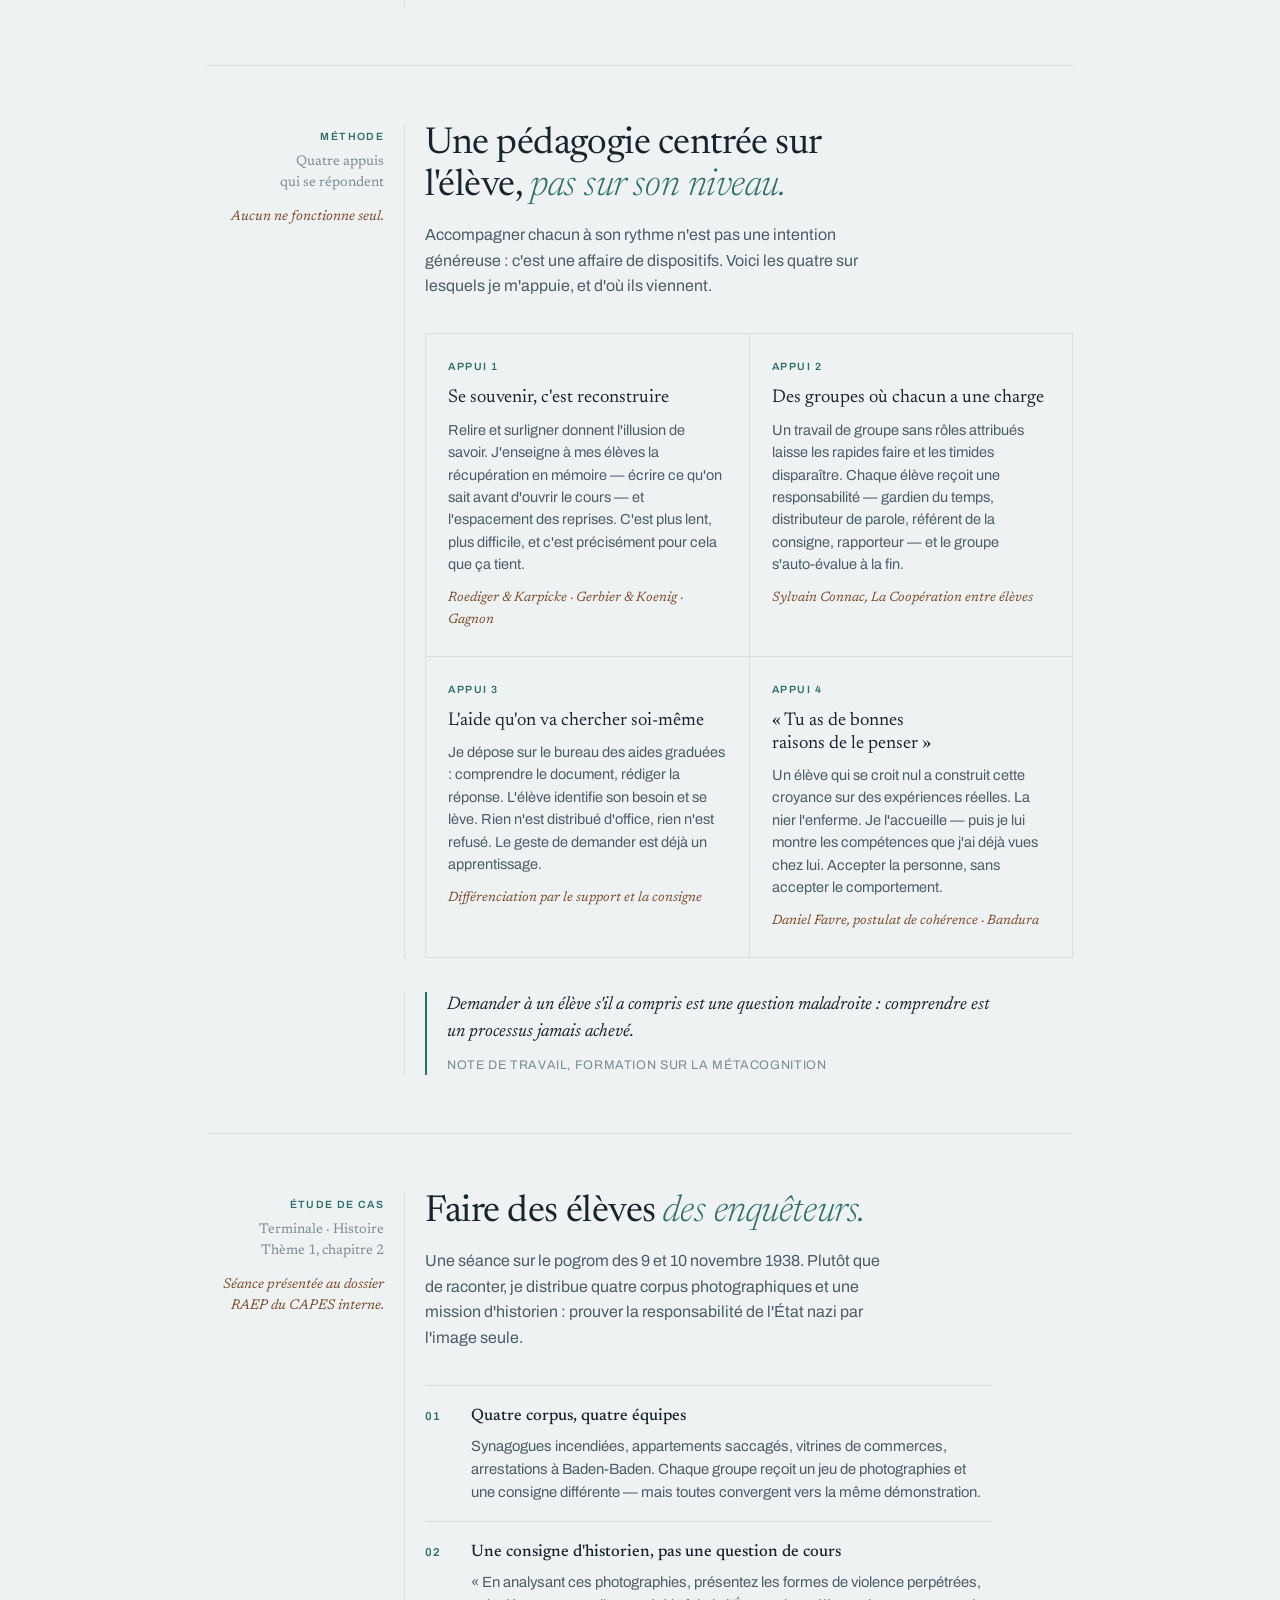
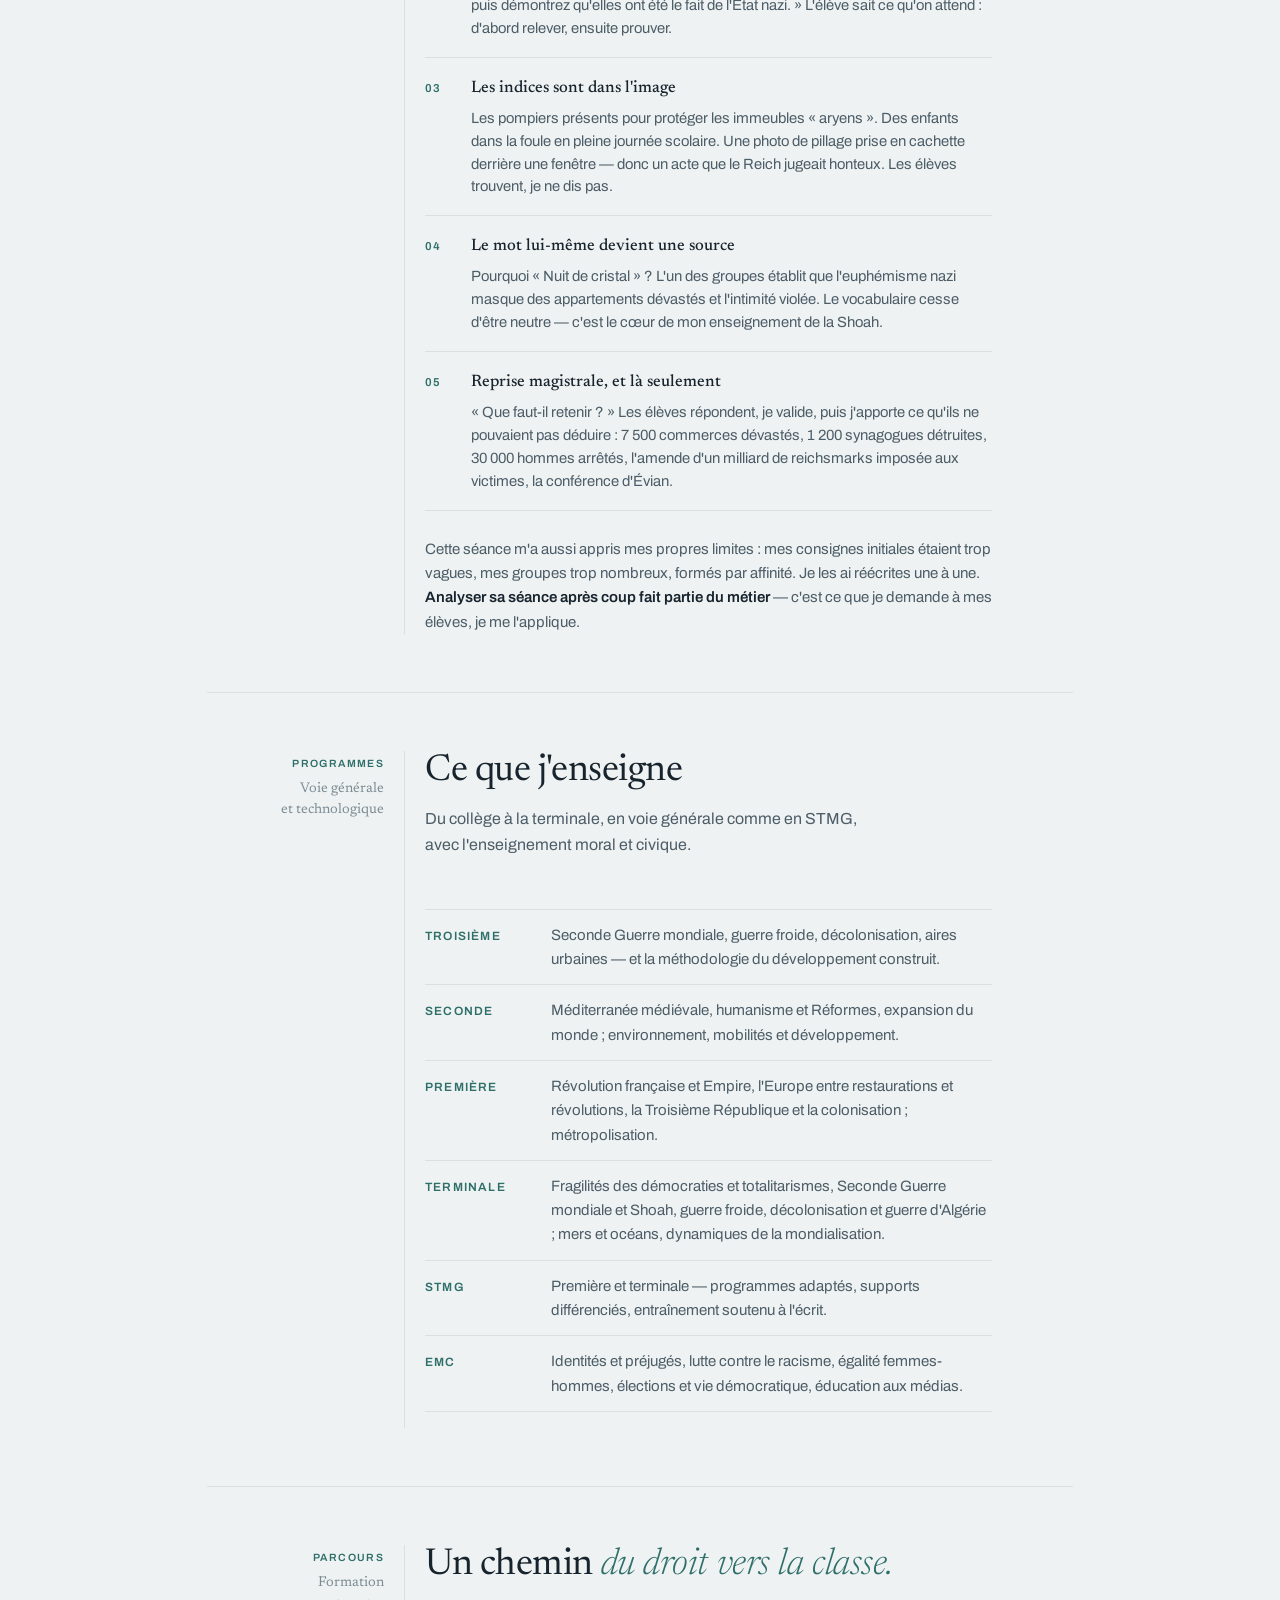
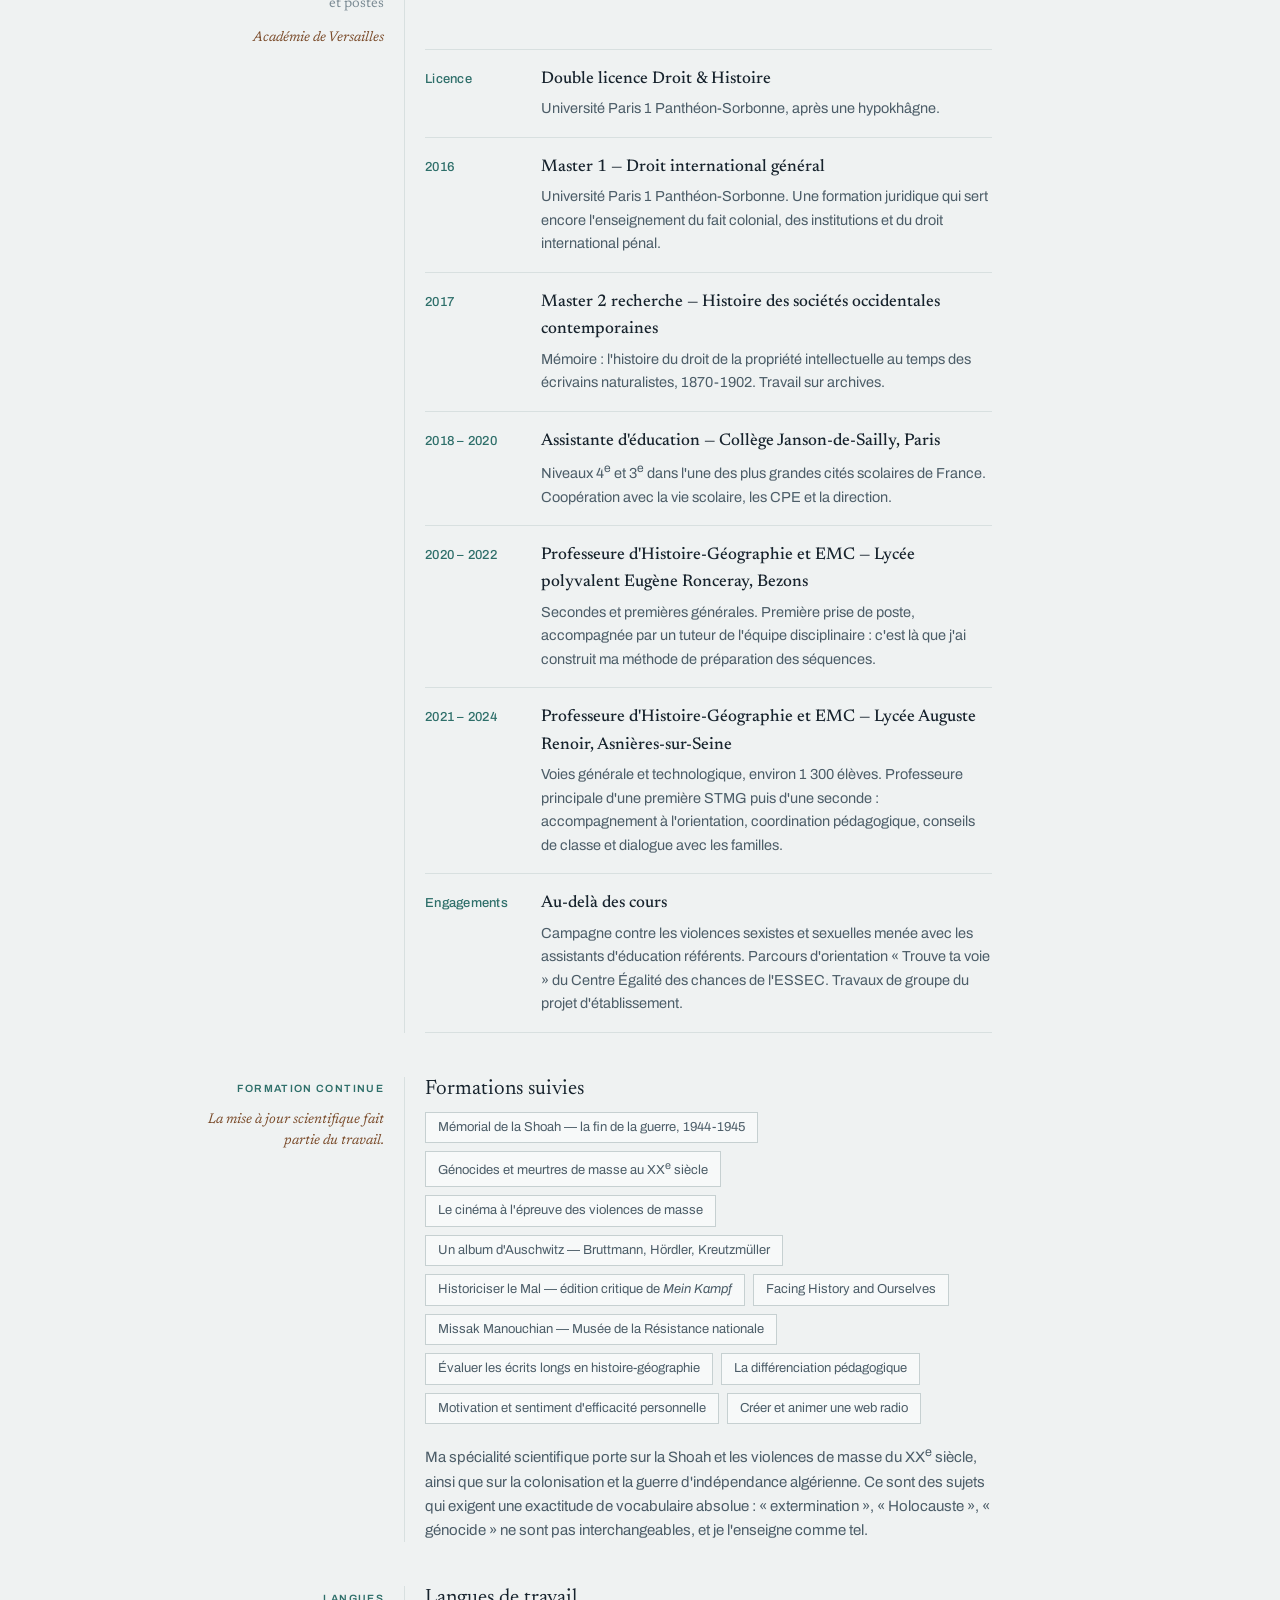
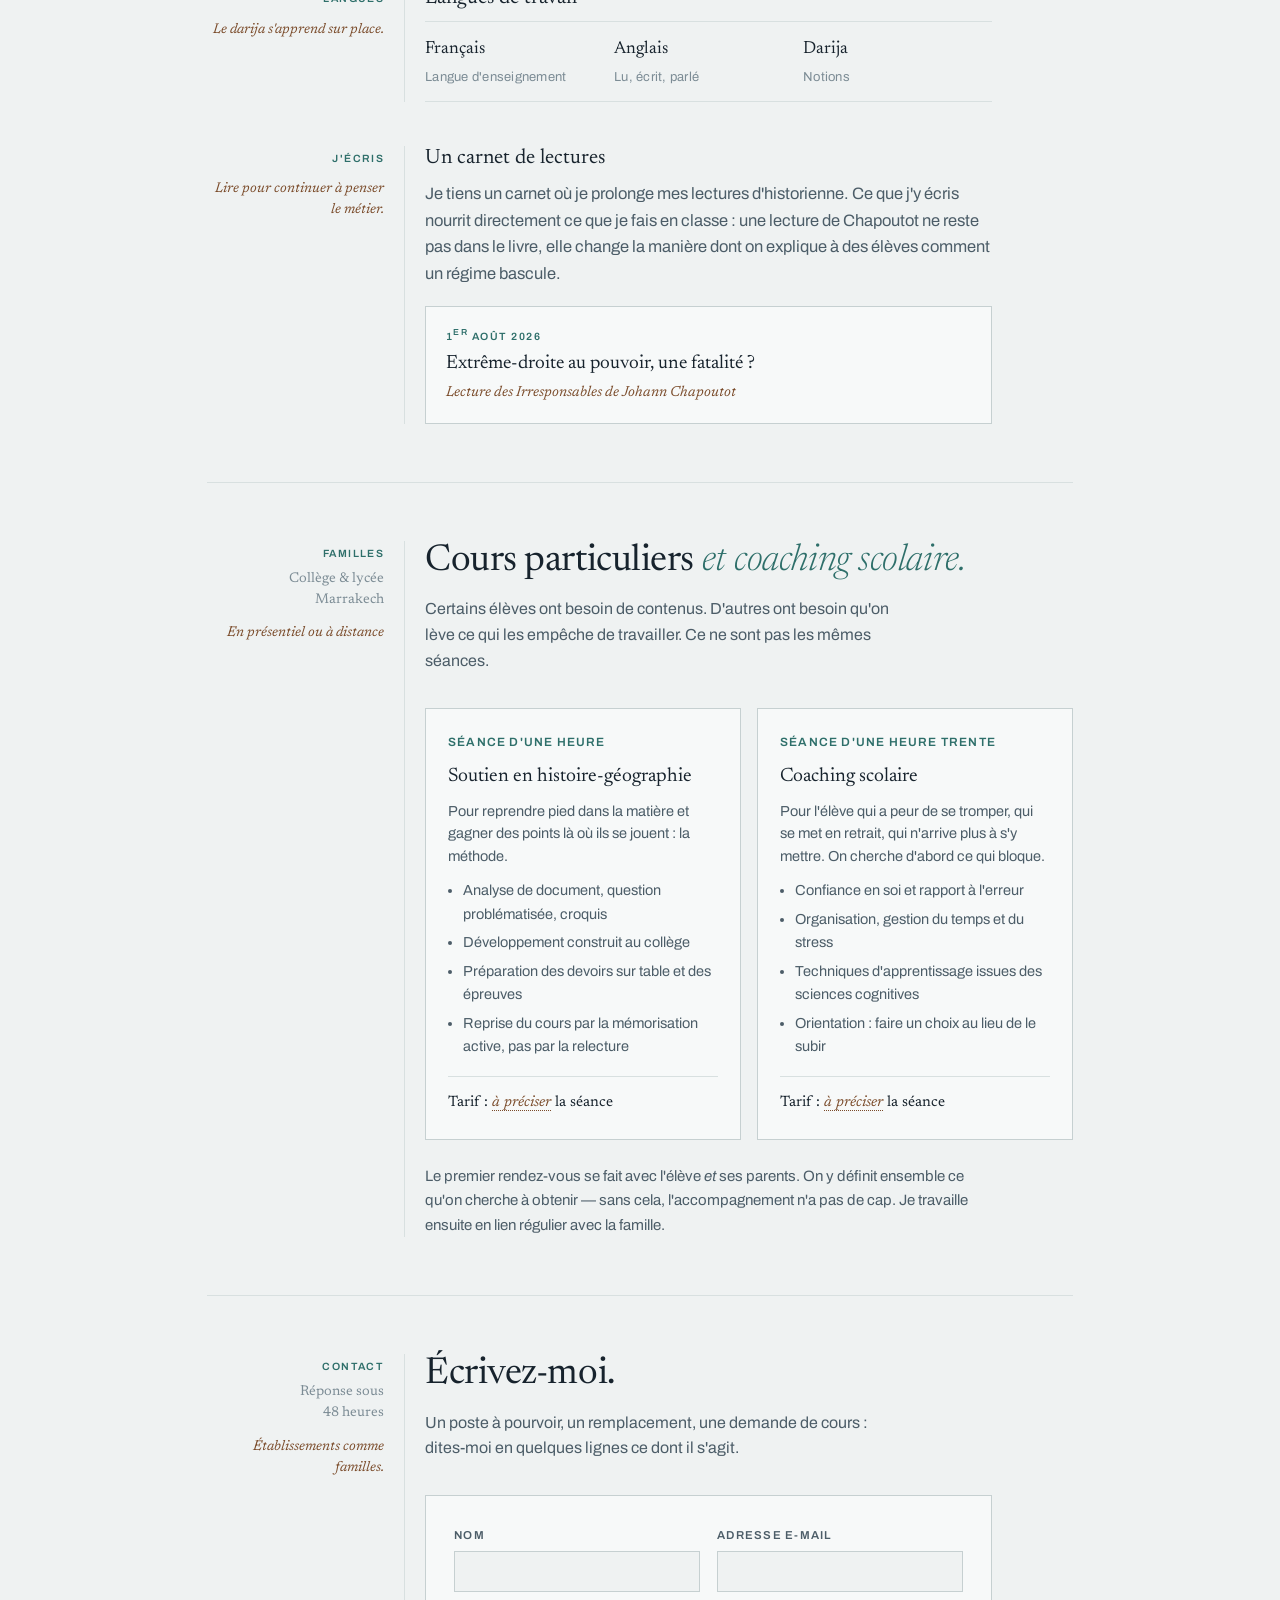
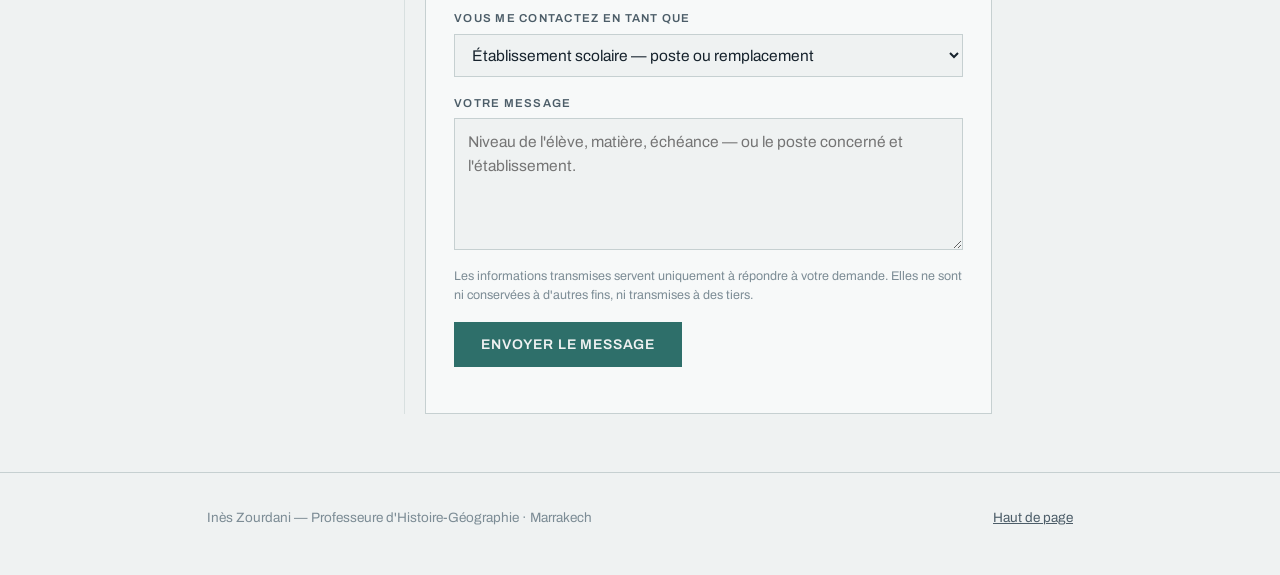
<file: version-marge.html>
<title>Inès Zourdani</title>
<meta charset="utf-8">
<meta name="viewport" content="width=device-width, initial-scale=1">
<meta name="description" content="Professeure d'Histoire-Géographie et EMC. Enseignement au programme français, cours particuliers et coaching scolaire à Marrakech.">
<link rel="preconnect" href="https://fonts.googleapis.com">
<link rel="preconnect" href="https://fonts.gstatic.com" crossorigin>
<link rel="stylesheet" href="https://fonts.googleapis.com/css2?family=Archivo:ital,wght@0,400;0,500;0,600;1,400&family=Newsreader:ital,opsz,wght@0,6..72,300;0,6..72,400;0,6..72,500;1,6..72,300;1,6..72,400&display=swap">

<style>
:root {
  --paper:        #EFF2F2;
  --paper-raised: #F7F9F9;
  --paper-sunk:   #E4E9E9;
  --ink:          #17232D;
  --ink-soft:     #4C5D68;
  --ink-faint:    #7C8C95;
  --rule:         #C6D0D1;
  --rule-soft:    #D8E0E0;
  --verdigris:    #2E6F6A;
  --verdigris-lo: #E0EBE9;
  --irongall:     #7A4B2A;

  --f-display: "Newsreader", ui-serif, Georgia, serif;
  --f-body:    "Archivo", ui-sans-serif, "Helvetica Neue", Arial, sans-serif;

  --margin-w: 178px;
  --gutter:   40px;
  --measure:  63ch;
}

@media (prefers-color-scheme: dark) {
  :root:not([data-theme="light"]) {
    --paper:        #101A21;
    --paper-raised: #16232B;
    --paper-sunk:   #0B1319;
    --ink:          #DCE5E6;
    --ink-soft:     #9FB1B8;
    --ink-faint:    #6E828B;
    --rule:         #2A3B45;
    --rule-soft:    #1E2C35;
    --verdigris:    #6FB8B0;
    --verdigris-lo: #172E2E;
    --irongall:     #C39268;
  }
}

:root[data-theme="dark"] {
  --paper:        #101A21;
  --paper-raised: #16232B;
  --paper-sunk:   #0B1319;
  --ink:          #DCE5E6;
  --ink-soft:     #9FB1B8;
  --ink-faint:    #6E828B;
  --rule:         #2A3B45;
  --rule-soft:    #1E2C35;
  --verdigris:    #6FB8B0;
  --verdigris-lo: #172E2E;
  --irongall:     #C39268;
}

*, *::before, *::after { box-sizing: border-box; }

body {
  margin: 0;
  background: var(--paper);
  color: var(--ink);
  font-family: var(--f-body);
  font-size: 16.5px;
  line-height: 1.62;
  -webkit-font-smoothing: antialiased;
}

h1, h2, h3 { font-family: var(--f-display); font-weight: 400; text-wrap: balance; margin: 0; }
p { margin: 0; }
a { color: inherit; }

:focus-visible {
  outline: 2px solid var(--verdigris);
  outline-offset: 3px;
  border-radius: 2px;
}

/* ─────────── grille : marge d'annotation + corps ─────────── */

.sheet {
  max-width: calc(var(--margin-w) + var(--gutter) + 700px);
  margin-inline: auto;
  padding-inline: 26px;
}

.row {
  display: grid;
  grid-template-columns: var(--margin-w) minmax(0, 1fr);
  column-gap: var(--gutter);
  align-items: start;
}

.marge {
  font-family: var(--f-display);
  font-size: 14px;
  line-height: 1.5;
  color: var(--ink-faint);
  text-align: right;
  padding-top: 0.35em;
  border-right: 1px solid var(--rule-soft);
  padding-right: calc(var(--gutter) / 2);
  margin-right: calc(var(--gutter) / -2);
  align-self: stretch;
}

.marge .cote {
  display: block;
  font-family: var(--f-body);
  font-size: 10.5px;
  font-weight: 600;
  letter-spacing: 0.13em;
  text-transform: uppercase;
  color: var(--verdigris);
  margin-bottom: 0.7em;
}

.marge .note {
  display: block;
  font-style: italic;
  color: var(--irongall);
  margin-top: 0.9em;
}

.corps { max-width: var(--measure); }

@media (max-width: 780px) {
  .row { grid-template-columns: 1fr; row-gap: 14px; }
  .marge {
    text-align: left;
    border-right: 0;
    border-left: 2px solid var(--rule-soft);
    padding-right: 0;
    margin-right: 0;
    padding-left: 14px;
  }
  .marge .note { display: inline; margin: 0; }
  /* les marges de continuation ne laissent pas de filet orphelin */
  .marge:empty { display: none; }
}

/* ─────────── barre de navigation ─────────── */

.topbar {
  position: sticky;
  top: 0;
  z-index: 20;
  background: color-mix(in srgb, var(--paper) 92%, transparent);
  backdrop-filter: blur(9px);
  border-bottom: 1px solid var(--rule-soft);
}

.topbar-in {
  max-width: calc(var(--margin-w) + var(--gutter) + 700px);
  margin-inline: auto;
  padding: 13px 26px;
  display: flex;
  align-items: baseline;
  gap: 22px;
  flex-wrap: wrap;
}

.sig {
  font-family: var(--f-display);
  font-size: 19px;
  letter-spacing: 0.005em;
  margin-right: auto;
}
.sig em { font-style: italic; color: var(--verdigris); }

.topbar nav {
  display: flex;
  gap: 20px;
  font-size: 13.5px;
  letter-spacing: 0.02em;
}
.topbar nav a {
  text-decoration: none;
  color: var(--ink-soft);
  padding-bottom: 2px;
  border-bottom: 1px solid transparent;
  transition: color .18s, border-color .18s;
}
.topbar nav a:hover { color: var(--ink); border-bottom-color: var(--verdigris); }

@media (max-width: 560px) {
  .topbar nav { gap: 14px; font-size: 12.5px; }
  .sig { font-size: 17px; width: 100%; margin-bottom: 2px; }
}

/* ─────────── hero ─────────── */

.hero { padding: 84px 0 60px; }

/* portrait épinglé dans la marge, comme une photo au dossier */
.portrait {
  display: block;
  width: 100%;
  height: auto;
  max-width: 178px;
  aspect-ratio: 1;
  object-fit: cover;
  border-radius: 50%;
  margin: 0 0 18px auto;
  background: var(--paper-sunk);
  box-shadow: 0 0 0 1px var(--rule), 0 0 0 7px var(--paper);
}

@media (max-width: 780px) {
  .portrait { margin: 0 0 16px 0; max-width: 118px; }
}

.eyebrow {
  font-size: 11px;
  font-weight: 600;
  letter-spacing: 0.19em;
  text-transform: uppercase;
  color: var(--verdigris);
  margin-bottom: 22px;
}

.hero h1 {
  font-size: clamp(2.55rem, 6.4vw, 4.15rem);
  line-height: 1.02;
  letter-spacing: -0.018em;
  margin-bottom: 26px;
}
.hero h1 em {
  font-style: italic;
  font-weight: 300;
  color: var(--verdigris);
}

.lede {
  font-family: var(--f-display);
  font-size: clamp(1.12rem, 2.1vw, 1.34rem);
  line-height: 1.55;
  color: var(--ink-soft);
  max-width: 34em;
}
.lede + .lede { margin-top: 0.85em; }

/* deux portes d'entrée */

.portes {
  display: grid;
  grid-template-columns: repeat(auto-fit, minmax(258px, 1fr));
  gap: 16px;
  margin-top: 44px;
}

.porte {
  display: block;
  text-decoration: none;
  background: var(--paper-raised);
  border: 1px solid var(--rule);
  padding: 22px 24px 20px;
  transition: border-color .2s, transform .2s;
}
.porte:hover { border-color: var(--verdigris); transform: translateY(-2px); }

.porte .k {
  display: block;
  font-size: 10.5px;
  font-weight: 600;
  letter-spacing: 0.15em;
  text-transform: uppercase;
  color: var(--verdigris);
}
.porte .t {
  display: block;
  font-family: var(--f-display);
  font-size: 1.32rem;
  line-height: 1.2;
  margin: 9px 0 7px;
}
.porte .d { display: block; font-size: 14.2px; color: var(--ink-soft); line-height: 1.5; }
.porte .go {
  display: inline-block;
  margin-top: 13px;
  font-size: 13px;
  color: var(--verdigris);
  letter-spacing: 0.02em;
}

/* ─────────── sections ─────────── */

section { padding-block: 58px; }
section + section { border-top: 1px solid var(--rule-soft); }

.sec-head { margin-bottom: 34px; }
.sec-head h2 {
  font-size: clamp(1.72rem, 3.4vw, 2.32rem);
  line-height: 1.12;
  letter-spacing: -0.012em;
}
.sec-head h2 em { font-style: italic; color: var(--verdigris); font-weight: 300; }
.sec-head p {
  margin-top: 14px;
  color: var(--ink-soft);
  font-size: 16px;
  max-width: 52ch;
}

.stack { display: flex; flex-direction: column; gap: 34px; }
.stack-tight { display: flex; flex-direction: column; gap: 22px; }

h3.piece {
  font-size: 1.3rem;
  line-height: 1.25;
  margin-bottom: 9px;
}

.corps p + p { margin-top: 0.85em; }
.corps > p { color: var(--ink-soft); }
.corps strong { font-weight: 600; color: var(--ink); }

/* citation */

blockquote {
  margin: 0;
  padding-left: 20px;
  border-left: 2px solid var(--verdigris);
  font-family: var(--f-display);
  font-style: italic;
  font-size: 1.14rem;
  line-height: 1.5;
  color: var(--ink);
}
blockquote cite {
  display: block;
  margin-top: 10px;
  font-style: normal;
  font-family: var(--f-body);
  font-size: 12.5px;
  letter-spacing: 0.05em;
  text-transform: uppercase;
  color: var(--ink-faint);
}

/* liste de programme */

ul.plain { list-style: none; margin: 0; padding: 0; }

.niveaux { display: flex; flex-direction: column; gap: 0; }
.niveau {
  display: grid;
  grid-template-columns: 108px 1fr;
  gap: 18px;
  padding: 13px 0;
  border-bottom: 1px solid var(--rule-soft);
  align-items: baseline;
}
.niveau:first-child { border-top: 1px solid var(--rule-soft); }
.niveau dt {
  font-size: 12px;
  font-weight: 600;
  letter-spacing: 0.1em;
  text-transform: uppercase;
  color: var(--verdigris);
}
.niveau dd { margin: 0; font-size: 15px; color: var(--ink-soft); }
@media (max-width: 560px) {
  .niveau { grid-template-columns: 1fr; gap: 4px; }
}

/* étude de cas : les étapes */

.etapes { list-style: none; margin: 0; padding: 0; counter-reset: e; }
.etape {
  counter-increment: e;
  display: grid;
  grid-template-columns: 30px 1fr;
  gap: 16px;
  padding: 17px 0;
  border-bottom: 1px solid var(--rule-soft);
}
.etape:first-child { border-top: 1px solid var(--rule-soft); }
.etape::before {
  content: counter(e, decimal-leading-zero);
  font-family: var(--f-body);
  font-size: 11.5px;
  font-weight: 600;
  letter-spacing: 0.06em;
  color: var(--verdigris);
  padding-top: 4px;
  font-variant-numeric: tabular-nums;
}
.etape h4 {
  font-family: var(--f-display);
  font-weight: 500;
  font-size: 1.04rem;
  margin: 0 0 5px;
}
.etape p { font-size: 14.8px; color: var(--ink-soft); line-height: 1.55; }

/* piliers */

.piliers { display: grid; grid-template-columns: repeat(auto-fit, minmax(252px, 1fr)); gap: 1px; background: var(--rule-soft); border: 1px solid var(--rule-soft); }
.pilier { background: var(--paper); padding: 24px 22px; }
.pilier .n {
  font-size: 10.5px;
  font-weight: 600;
  letter-spacing: 0.15em;
  text-transform: uppercase;
  color: var(--verdigris);
  margin-bottom: 11px;
}
.pilier h3 { font-size: 1.16rem; line-height: 1.25; margin-bottom: 9px; }
.pilier p { font-size: 14.5px; color: var(--ink-soft); line-height: 1.55; }
.pilier .src {
  display: block;
  margin-top: 12px;
  font-family: var(--f-display);
  font-style: italic;
  font-size: 13.5px;
  color: var(--irongall);
}

/* parcours */

.parcours { list-style: none; margin: 0; padding: 0; }
.jalon {
  display: grid;
  grid-template-columns: 96px 1fr;
  gap: 20px;
  padding: 16px 0;
  border-bottom: 1px solid var(--rule-soft);
}
.jalon:first-child { border-top: 1px solid var(--rule-soft); }
.jalon .an {
  font-size: 13px;
  font-weight: 500;
  color: var(--verdigris);
  font-variant-numeric: tabular-nums;
  letter-spacing: 0.02em;
  padding-top: 3px;
}
.jalon h4 { font-family: var(--f-display); font-weight: 500; font-size: 1.06rem; margin: 0 0 4px; }
.jalon p { font-size: 14.5px; color: var(--ink-soft); }
@media (max-width: 560px) {
  .jalon { grid-template-columns: 1fr; gap: 3px; }
}

/* formations : puces */

.tags { display: flex; flex-wrap: wrap; gap: 8px; margin: 0; padding: 0; list-style: none; }
.tags li {
  font-size: 13px;
  line-height: 1.35;
  padding: 6px 12px;
  border: 1px solid var(--rule);
  color: var(--ink-soft);
  background: var(--paper-raised);
}

/* langues */

.langues {
  list-style: none;
  margin: 0;
  padding: 0;
  display: flex;
  flex-wrap: wrap;
  gap: 0;
  border-top: 1px solid var(--rule-soft);
}
.langues li {
  flex: 1 1 150px;
  padding: 13px 18px 13px 0;
  border-bottom: 1px solid var(--rule-soft);
}
.langues .l {
  display: block;
  font-family: var(--f-display);
  font-size: 1.1rem;
  color: var(--ink);
}
.langues .n {
  display: block;
  margin-top: 3px;
  font-size: 13px;
  color: var(--ink-faint);
  letter-spacing: 0.02em;
}

/* carnet d'écriture */

.lien-ecrit {
  display: block;
  margin-top: 18px;
  padding: 18px 20px;
  border: 1px solid var(--rule);
  background: var(--paper-raised);
  text-decoration: none;
  transition: border-color .2s;
}
.lien-ecrit:hover { border-color: var(--verdigris); }
.lien-ecrit .d {
  display: block;
  font-size: 10.5px;
  font-weight: 600;
  letter-spacing: 0.14em;
  text-transform: uppercase;
  color: var(--verdigris);
}
.lien-ecrit .t {
  display: block;
  font-family: var(--f-display);
  font-size: 1.2rem;
  line-height: 1.25;
  margin: 8px 0 5px;
  color: var(--ink);
}
.lien-ecrit .s {
  display: block;
  font-family: var(--f-display);
  font-style: italic;
  font-size: 14.5px;
  color: var(--irongall);
}

/* offres familles */

.offres { display: grid; grid-template-columns: repeat(auto-fit, minmax(268px, 1fr)); gap: 16px; }
.offre {
  border: 1px solid var(--rule);
  background: var(--paper-raised);
  padding: 24px 22px;
  display: flex;
  flex-direction: column;
  gap: 12px;
}
.offre h3 { font-size: 1.22rem; line-height: 1.2; }
.offre .meta {
  font-size: 12px;
  letter-spacing: 0.1em;
  text-transform: uppercase;
  color: var(--verdigris);
  font-weight: 600;
}
.offre p { font-size: 14.5px; color: var(--ink-soft); line-height: 1.55; }
.offre ul { margin: 0; padding-left: 1.05em; font-size: 14.5px; color: var(--ink-soft); }
.offre ul li { margin-bottom: 5px; }
.offre .tarif {
  margin-top: auto;
  padding-top: 14px;
  border-top: 1px solid var(--rule-soft);
  font-family: var(--f-display);
  font-size: 15px;
  color: var(--ink);
}

/* champs à compléter avant mise en ligne */
[data-remplir] {
  color: var(--irongall);
  border-bottom: 1px dotted var(--irongall);
  font-style: italic;
}

/* formulaire */

.form-wrap {
  background: var(--paper-raised);
  border: 1px solid var(--rule);
  padding: 30px 28px;
}

form { display: flex; flex-direction: column; gap: 17px; }

.champ { display: flex; flex-direction: column; gap: 6px; }
.champ label {
  font-size: 11.5px;
  font-weight: 600;
  letter-spacing: 0.11em;
  text-transform: uppercase;
  color: var(--ink-soft);
}
.champ input, .champ select, .champ textarea {
  font-family: var(--f-body);
  font-size: 15.5px;
  color: var(--ink);
  background: var(--paper);
  border: 1px solid var(--rule);
  padding: 11px 13px;
  width: 100%;
}
.champ textarea { resize: vertical; min-height: 132px; line-height: 1.55; }
.champ input:focus, .champ select:focus, .champ textarea:focus {
  outline: 2px solid var(--verdigris);
  outline-offset: 0;
  border-color: transparent;
}
.duo { display: grid; grid-template-columns: 1fr 1fr; gap: 17px; }
@media (max-width: 560px) { .duo { grid-template-columns: 1fr; } }

button[type="submit"] {
  font-family: var(--f-body);
  font-size: 14px;
  font-weight: 600;
  letter-spacing: 0.06em;
  text-transform: uppercase;
  color: var(--paper);
  background: var(--verdigris);
  border: 1px solid var(--verdigris);
  padding: 14px 26px;
  cursor: pointer;
  align-self: flex-start;
  transition: background .18s, color .18s;
}
button[type="submit"]:hover { background: transparent; color: var(--verdigris); }
button[type="submit"][disabled] { opacity: .55; cursor: default; }

.form-msg {
  font-size: 14.5px;
  line-height: 1.55;
  padding: 13px 15px;
  border-left: 2px solid var(--verdigris);
  background: var(--verdigris-lo);
  color: var(--ink);
}
.form-msg[hidden] { display: none; }
.form-msg.err { border-left-color: var(--irongall); background: transparent; border: 1px solid var(--rule); }

.rgpd { font-size: 12.5px; color: var(--ink-faint); line-height: 1.5; }

/* pied */

footer {
  border-top: 1px solid var(--rule);
  padding: 34px 0 46px;
  font-size: 13.5px;
  color: var(--ink-faint);
}
footer .f-in { display: flex; justify-content: space-between; gap: 18px; flex-wrap: wrap; align-items: baseline; }
footer a { color: var(--ink-soft); }

/* apparition */

/* le contenu est visible par défaut ; l'animation n'est armée
   que si le script tourne (classe .anim posée sur <html>) */
.anim .reveal { opacity: 0; transform: translateY(9px); transition: opacity .55s ease, transform .55s ease; }
.anim .reveal.seen { opacity: 1; transform: none; }
@media (prefers-reduced-motion: reduce) {
  .anim .reveal { opacity: 1; transform: none; transition: none; }
  .porte:hover { transform: none; }
  * { scroll-behavior: auto !important; }
}
html { scroll-behavior: smooth; }
</style>

<header class="topbar">
  <div class="topbar-in">
    <div class="sig">Inès <em>Zourdani</em></div>
    <nav>
      <a href="#methode">Pédagogie</a>
      <a href="#seance">Une séance</a>
      <a href="#parcours">Parcours</a>
      <a href="#familles">Familles</a>
      <a href="#contact">Contact</a>
    </nav>
  </div>
</header>

<main class="sheet">

  <!-- ══════════ HERO ══════════ -->
  <section class="hero row" aria-labelledby="titre">
    <div class="marge">
      <img class="portrait" src="[data-uri]" alt="Inès Zourdani" width="448" height="448">
      <span class="cote">Marrakech</span>
      Histoire · Géographie<br>EMC
      <span class="note">Disponible pour la rentrée</span>
    </div>
    <div class="corps">
      <p class="eyebrow">Professeure d'Histoire-Géographie</p>
      <h1 id="titre">Apprendre à lire<br>un document,<br><em>c'est apprendre à penser.</em></h1>
      <p class="lede">Éveiller la curiosité et l'esprit critique, rendre les élèves actifs dans leur apprentissage, et accompagner chacun selon son propre rythme. Master de recherche en histoire contemporaine, cinq années de lycée dans l'académie de Versailles, une pratique fondée sur les sciences cognitives et la coopération entre élèves.</p>
      <p class="lede">Je m'installe à Marrakech et cherche à poursuivre cet enseignement au sein d'un établissement du programme français — en poste, en remplacement, ou auprès des familles.</p>

      <div class="portes">
        <a class="porte" href="#methode">
          <span class="k">Établissements</span>
          <span class="t">Ce que j'apporte à une équipe</span>
          <span class="d">Programmes couverts du collège à la terminale, dispositifs éprouvés, formations suivies, analyse réflexive de ma pratique.</span>
          <span class="go">Voir la démarche →</span>
        </a>
        <a class="porte" href="#familles">
          <span class="k">Familles</span>
          <span class="t">Cours particuliers &amp; coaching</span>
          <span class="d">Soutien en histoire-géographie, méthodologie des épreuves, et un accompagnement pour les élèves que l'école décourage.</span>
          <span class="go">Voir les accompagnements →</span>
        </a>
      </div>
    </div>
  </section>

  <!-- ══════════ CONVICTION ══════════ -->
  <section class="row reveal" aria-labelledby="h-conviction">
    <div class="marge">
      <span class="cote">Point de départ</span>
      <span class="note">« Le document doit passer par une démarche d'analyse. »</span>
    </div>
    <div class="corps stack-tight">
      <h2 id="h-conviction" style="font-size:clamp(1.72rem,3.4vw,2.32rem);line-height:1.12;letter-spacing:-0.012em;">Je suis entrée dans le métier <em style="font-style:italic;color:var(--verdigris);font-weight:300;">par les archives.</em></h2>
      <p>Avant d'enseigner, j'ai cherché des documents. Un mémoire de master sur le droit de la propriété intellectuelle au temps des écrivains naturalistes m'a appris ce que les manuels ne disent pas : qu'une source ne se donne jamais d'elle-même, qu'il faut parfois des semaines avant de tomber sur la pièce que l'on cherchait, et qu'une fois trouvée, elle ne signifie rien tant qu'on ne l'a pas interrogée.</p>
      <p>C'est exactement ce que je demande à mes élèves. Un document en classe n'est pas une illustration du cours : c'est une pièce à conviction. Ma première prise de poste m'a d'ailleurs servi de leçon — je croyais que le cours magistral suffisait à captiver, j'ai vu l'ennui s'installer. <strong>J'ai reconstruit ma pratique à partir de là.</strong></p>
    </div>
  </section>

  <!-- ══════════ MÉTHODE ══════════ -->
  <section id="methode" class="reveal" aria-labelledby="h-methode">
    <div class="row">
      <div class="marge">
        <span class="cote">Méthode</span>
        Quatre appuis<br>qui se répondent
        <span class="note">Aucun ne fonctionne seul.</span>
      </div>
      <div class="corps sec-head">
        <h2 id="h-methode">Une pédagogie centrée sur l'élève, <em>pas sur son niveau.</em></h2>
        <p>Accompagner chacun à son rythme n'est pas une intention généreuse : c'est une affaire de dispositifs. Voici les quatre sur lesquels je m'appuie, et d'où ils viennent.</p>
      </div>
    </div>
    <div class="row">
      <div class="marge" aria-hidden="true"></div>
      <div class="corps" style="max-width:none;">
        <div class="piliers">
          <article class="pilier">
            <div class="n">Appui 1</div>
            <h3>Se souvenir, c'est reconstruire</h3>
            <p>Relire et surligner donnent l'illusion de savoir. J'enseigne à mes élèves la récupération en mémoire — écrire ce qu'on sait avant d'ouvrir le cours — et l'espacement des reprises. C'est plus lent, plus difficile, et c'est précisément pour cela que ça tient.</p>
            <span class="src">Roediger &amp; Karpicke · Gerbier &amp; Koenig · Gagnon</span>
          </article>
          <article class="pilier">
            <div class="n">Appui 2</div>
            <h3>Des groupes où chacun a une charge</h3>
            <p>Un travail de groupe sans rôles attribués laisse les rapides faire et les timides disparaître. Chaque élève reçoit une responsabilité — gardien du temps, distributeur de parole, référent de la consigne, rapporteur — et le groupe s'auto-évalue à la fin.</p>
            <span class="src">Sylvain Connac, <i>La Coopération entre élèves</i></span>
          </article>
          <article class="pilier">
            <div class="n">Appui 3</div>
            <h3>L'aide qu'on va chercher soi-même</h3>
            <p>Je dépose sur le bureau des aides graduées : comprendre le document, rédiger la réponse. L'élève identifie son besoin et se lève. Rien n'est distribué d'office, rien n'est refusé. Le geste de demander est déjà un apprentissage.</p>
            <span class="src">Différenciation par le support et la consigne</span>
          </article>
          <article class="pilier">
            <div class="n">Appui 4</div>
            <h3>« Tu as de bonnes raisons de le penser »</h3>
            <p>Un élève qui se croit nul a construit cette croyance sur des expériences réelles. La nier l'enferme. Je l'accueille — puis je lui montre les compétences que j'ai déjà vues chez lui. Accepter la personne, sans accepter le comportement.</p>
            <span class="src">Daniel Favre, postulat de cohérence · Bandura</span>
          </article>
        </div>
      </div>
    </div>
    <div class="row" style="margin-top:34px;">
      <div class="marge" aria-hidden="true"></div>
      <div class="corps">
        <blockquote>
          Demander à un élève s'il a compris est une question maladroite : comprendre est un processus jamais achevé.
          <cite>Note de travail, formation sur la métacognition</cite>
        </blockquote>
      </div>
    </div>
  </section>

  <!-- ══════════ SÉANCE ══════════ -->
  <section id="seance" class="reveal" aria-labelledby="h-seance">
    <div class="row">
      <div class="marge">
        <span class="cote">Étude de cas</span>
        Terminale · Histoire<br>Thème 1, chapitre 2
        <span class="note">Séance présentée au dossier RAEP du CAPES interne.</span>
      </div>
      <div class="corps sec-head">
        <h2 id="h-seance">Faire des élèves <em>des enquêteurs.</em></h2>
        <p>Une séance sur le pogrom des 9 et 10 novembre 1938. Plutôt que de raconter, je distribue quatre corpus photographiques et une mission d'historien : prouver la responsabilité de l'État nazi par l'image seule.</p>
      </div>
    </div>
    <div class="row">
      <div class="marge" aria-hidden="true"></div>
      <div class="corps">
        <ol class="etapes">
          <li class="etape">
            <div>
              <h4>Quatre corpus, quatre équipes</h4>
              <p>Synagogues incendiées, appartements saccagés, vitrines de commerces, arrestations à Baden-Baden. Chaque groupe reçoit un jeu de photographies et une consigne différente — mais toutes convergent vers la même démonstration.</p>
            </div>
          </li>
          <li class="etape">
            <div>
              <h4>Une consigne d'historien, pas une question de cours</h4>
              <p>« En analysant ces photographies, présentez les formes de violence perpétrées, puis démontrez qu'elles ont été le fait de l'État nazi. » L'élève sait ce qu'on attend : d'abord relever, ensuite prouver.</p>
            </div>
          </li>
          <li class="etape">
            <div>
              <h4>Les indices sont dans l'image</h4>
              <p>Les pompiers présents pour protéger les immeubles « aryens ». Des enfants dans la foule en pleine journée scolaire. Une photo de pillage prise en cachette derrière une fenêtre — donc un acte que le Reich jugeait honteux. Les élèves trouvent, je ne dis pas.</p>
            </div>
          </li>
          <li class="etape">
            <div>
              <h4>Le mot lui-même devient une source</h4>
              <p>Pourquoi « Nuit de cristal » ? L'un des groupes établit que l'euphémisme nazi masque des appartements dévastés et l'intimité violée. Le vocabulaire cesse d'être neutre — c'est le cœur de mon enseignement de la Shoah.</p>
            </div>
          </li>
          <li class="etape">
            <div>
              <h4>Reprise magistrale, et là seulement</h4>
              <p>« Que faut-il retenir ? » Les élèves répondent, je valide, puis j'apporte ce qu'ils ne pouvaient pas déduire : 7 500 commerces dévastés, 1 200 synagogues détruites, 30 000 hommes arrêtés, l'amende d'un milliard de reichsmarks imposée aux victimes, la conférence d'Évian.</p>
            </div>
          </li>
        </ol>
        <p style="margin-top:26px;color:var(--ink-soft);font-size:15px;">Cette séance m'a aussi appris mes propres limites : mes consignes initiales étaient trop vagues, mes groupes trop nombreux, formés par affinité. Je les ai réécrites une à une. <strong>Analyser sa séance après coup fait partie du métier</strong> — c'est ce que je demande à mes élèves, je me l'applique.</p>
      </div>
    </div>
  </section>

  <!-- ══════════ ENSEIGNEMENT ══════════ -->
  <section class="reveal" aria-labelledby="h-prog">
    <div class="row">
      <div class="marge">
        <span class="cote">Programmes</span>
        Voie générale<br>et technologique
      </div>
      <div class="corps sec-head">
        <h2 id="h-prog">Ce que j'enseigne</h2>
        <p>Du collège à la terminale, en voie générale comme en STMG, avec l'enseignement moral et civique.</p>
      </div>
    </div>
    <div class="row">
      <div class="marge" aria-hidden="true"></div>
      <div class="corps">
        <dl class="niveaux">
          <div class="niveau"><dt>Troisième</dt><dd>Seconde Guerre mondiale, guerre froide, décolonisation, aires urbaines — et la méthodologie du développement construit.</dd></div>
          <div class="niveau"><dt>Seconde</dt><dd>Méditerranée médiévale, humanisme et Réformes, expansion du monde ; environnement, mobilités et développement.</dd></div>
          <div class="niveau"><dt>Première</dt><dd>Révolution française et Empire, l'Europe entre restaurations et révolutions, la Troisième République et la colonisation ; métropolisation.</dd></div>
          <div class="niveau"><dt>Terminale</dt><dd>Fragilités des démocraties et totalitarismes, Seconde Guerre mondiale et Shoah, guerre froide, décolonisation et guerre d'Algérie ; mers et océans, dynamiques de la mondialisation.</dd></div>
          <div class="niveau"><dt>STMG</dt><dd>Première et terminale — programmes adaptés, supports différenciés, entraînement soutenu à l'écrit.</dd></div>
          <div class="niveau"><dt>EMC</dt><dd>Identités et préjugés, lutte contre le racisme, égalité femmes-hommes, élections et vie démocratique, éducation aux médias.</dd></div>
        </dl>
      </div>
    </div>
  </section>

  <!-- ══════════ PARCOURS ══════════ -->
  <section id="parcours" class="reveal" aria-labelledby="h-parcours">
    <div class="row">
      <div class="marge">
        <span class="cote">Parcours</span>
        Formation<br>et postes
        <span class="note">Académie de Versailles</span>
      </div>
      <div class="corps sec-head">
        <h2 id="h-parcours">Un chemin <em>du droit vers la classe.</em></h2>
      </div>
    </div>
    <div class="row">
      <div class="marge" aria-hidden="true"></div>
      <div class="corps">
        <ol class="parcours">
          <li class="jalon">
            <div class="an">Licence</div>
            <div>
              <h4>Double licence Droit &amp; Histoire</h4>
              <p>Université Paris 1 Panthéon-Sorbonne, après une hypokhâgne.</p>
            </div>
          </li>
          <li class="jalon">
            <div class="an">2016</div>
            <div>
              <h4>Master 1 — Droit international général</h4>
              <p>Université Paris 1 Panthéon-Sorbonne. Une formation juridique qui sert encore l'enseignement du fait colonial, des institutions et du droit international pénal.</p>
            </div>
          </li>
          <li class="jalon">
            <div class="an">2017</div>
            <div>
              <h4>Master 2 recherche — Histoire des sociétés occidentales contemporaines</h4>
              <p>Mémoire : l'histoire du droit de la propriété intellectuelle au temps des écrivains naturalistes, 1870-1902. Travail sur archives.</p>
            </div>
          </li>
          <li class="jalon">
            <div class="an">2018 – 2020</div>
            <div>
              <h4>Assistante d'éducation — Collège Janson-de-Sailly, Paris</h4>
              <p>Niveaux 4<sup>e</sup> et 3<sup>e</sup> dans l'une des plus grandes cités scolaires de France. Coopération avec la vie scolaire, les CPE et la direction.</p>
            </div>
          </li>
          <li class="jalon">
            <div class="an">2020 – 2022</div>
            <div>
              <h4>Professeure d'Histoire-Géographie et EMC — Lycée polyvalent Eugène Ronceray, Bezons</h4>
              <p>Secondes et premières générales. Première prise de poste, accompagnée par un tuteur de l'équipe disciplinaire : c'est là que j'ai construit ma méthode de préparation des séquences.</p>
            </div>
          </li>
          <li class="jalon">
            <div class="an">2021 – 2024</div>
            <div>
              <h4>Professeure d'Histoire-Géographie et EMC — Lycée Auguste Renoir, Asnières-sur-Seine</h4>
              <p>Voies générale et technologique, environ 1 300 élèves. Professeure principale d'une première STMG puis d'une seconde : accompagnement à l'orientation, coordination pédagogique, conseils de classe et dialogue avec les familles.</p>
            </div>
          </li>
          <li class="jalon">
            <div class="an">Engagements</div>
            <div>
              <h4>Au-delà des cours</h4>
              <p>Campagne contre les violences sexistes et sexuelles menée avec les assistants d'éducation référents. Parcours d'orientation « Trouve ta voie » du Centre Égalité des chances de l'ESSEC. Travaux de groupe du projet d'établissement.</p>
            </div>
          </li>
        </ol>
      </div>
    </div>

    <div class="row" style="margin-top:44px;">
      <div class="marge">
        <span class="cote">Formation continue</span>
        <span class="note">La mise à jour scientifique fait partie du travail.</span>
      </div>
      <div class="corps">
        <h3 class="piece">Formations suivies</h3>
        <ul class="tags">
          <li>Mémorial de la Shoah — la fin de la guerre, 1944-1945</li>
          <li>Génocides et meurtres de masse au XX<sup>e</sup> siècle</li>
          <li>Le cinéma à l'épreuve des violences de masse</li>
          <li>Un album d'Auschwitz — Bruttmann, Hördler, Kreutzmüller</li>
          <li>Historiciser le Mal — édition critique de <i>Mein Kampf</i></li>
          <li>Facing History and Ourselves</li>
          <li>Missak Manouchian — Musée de la Résistance nationale</li>
          <li>Évaluer les écrits longs en histoire-géographie</li>
          <li>La différenciation pédagogique</li>
          <li>Motivation et sentiment d'efficacité personnelle</li>
          <li>Créer et animer une web radio</li>
        </ul>
        <p style="margin-top:18px;color:var(--ink-soft);font-size:15px;">Ma spécialité scientifique porte sur la Shoah et les violences de masse du XX<sup>e</sup> siècle, ainsi que sur la colonisation et la guerre d'indépendance algérienne. Ce sont des sujets qui exigent une exactitude de vocabulaire absolue : « extermination », « Holocauste », « génocide » ne sont pas interchangeables, et je l'enseigne comme tel.</p>
      </div>
    </div>

    <div class="row" style="margin-top:44px;">
      <div class="marge">
        <span class="cote">Langues</span>
        <span class="note">Le darija s'apprend sur place.</span>
      </div>
      <div class="corps">
        <h3 class="piece">Langues de travail</h3>
        <ul class="langues">
          <li><span class="l">Français</span><span class="n">Langue d'enseignement</span></li>
          <li><span class="l">Anglais</span><span class="n">Lu, écrit, parlé</span></li>
          <li><span class="l">Darija</span><span class="n">Notions</span></li>
        </ul>
      </div>
    </div>

    <div class="row" style="margin-top:44px;">
      <div class="marge">
        <span class="cote">J'écris</span>
        <span class="note">Lire pour continuer à penser le métier.</span>
      </div>
      <div class="corps">
        <h3 class="piece">Un carnet de lectures</h3>
        <p style="color:var(--ink-soft);">Je tiens un carnet où je prolonge mes lectures d'historienne. Ce que j'y écris nourrit directement ce que je fais en classe : une lecture de Chapoutot ne reste pas dans le livre, elle change la manière dont on explique à des élèves comment un régime bascule.</p>
        <a class="lien-ecrit" href="https://inesz5.substack.com/p/extreme-droite-au-pouvoir-une-fatalite" target="_blank" rel="noopener">
          <span class="d">1<sup>er</sup> août 2026</span>
          <span class="t">Extrême-droite au pouvoir, une fatalité&nbsp;?</span>
          <span class="s">Lecture des <i>Irresponsables</i> de Johann Chapoutot</span>
        </a>
      </div>
    </div>
  </section>

  <!-- ══════════ FAMILLES ══════════ -->
  <section id="familles" class="reveal" aria-labelledby="h-familles">
    <div class="row">
      <div class="marge">
        <span class="cote">Familles</span>
        Collège &amp; lycée<br>Marrakech
        <span class="note">En présentiel ou à distance</span>
      </div>
      <div class="corps sec-head">
        <h2 id="h-familles">Cours particuliers <em>et coaching scolaire.</em></h2>
        <p>Certains élèves ont besoin de contenus. D'autres ont besoin qu'on lève ce qui les empêche de travailler. Ce ne sont pas les mêmes séances.</p>
      </div>
    </div>
    <div class="row">
      <div class="marge" aria-hidden="true"></div>
      <div class="corps" style="max-width:none;">
        <div class="offres">
          <article class="offre">
            <div class="meta">Séance d'une heure</div>
            <h3>Soutien en histoire-géographie</h3>
            <p>Pour reprendre pied dans la matière et gagner des points là où ils se jouent : la méthode.</p>
            <ul>
              <li>Analyse de document, question problématisée, croquis</li>
              <li>Développement construit au collège</li>
              <li>Préparation des devoirs sur table et des épreuves</li>
              <li>Reprise du cours par la mémorisation active, pas par la relecture</li>
            </ul>
            <div class="tarif">Tarif&nbsp;: <span data-remplir>à préciser</span> la séance</div>
          </article>
          <article class="offre">
            <div class="meta">Séance d'une heure trente</div>
            <h3>Coaching scolaire</h3>
            <p>Pour l'élève qui a peur de se tromper, qui se met en retrait, qui n'arrive plus à s'y mettre. On cherche d'abord ce qui bloque.</p>
            <ul>
              <li>Confiance en soi et rapport à l'erreur</li>
              <li>Organisation, gestion du temps et du stress</li>
              <li>Techniques d'apprentissage issues des sciences cognitives</li>
              <li>Orientation : faire un choix au lieu de le subir</li>
            </ul>
            <div class="tarif">Tarif&nbsp;: <span data-remplir>à préciser</span> la séance</div>
          </article>
        </div>
        <p style="margin-top:24px;color:var(--ink-soft);font-size:15px;max-width:var(--measure);">Le premier rendez-vous se fait avec l'élève <em>et</em> ses parents. On y définit ensemble ce qu'on cherche à obtenir — sans cela, l'accompagnement n'a pas de cap. Je travaille ensuite en lien régulier avec la famille.</p>
      </div>
    </div>
  </section>

  <!-- ══════════ CONTACT ══════════ -->
  <section id="contact" class="reveal" aria-labelledby="h-contact">
    <div class="row">
      <div class="marge">
        <span class="cote">Contact</span>
        Réponse sous<br>48 heures
        <span class="note">Établissements comme familles.</span>
      </div>
      <div class="corps sec-head">
        <h2 id="h-contact">Écrivez-moi.</h2>
        <p>Un poste à pourvoir, un remplacement, une demande de cours : dites-moi en quelques lignes ce dont il s'agit.</p>
      </div>
    </div>
    <div class="row">
      <div class="marge" aria-hidden="true"></div>
      <div class="corps">
        <div class="form-wrap">
          <form id="form-contact" action="https://formspree.io/f/VOTRE_ID_FORMSPREE" method="POST">
            <div class="duo">
              <div class="champ">
                <label for="nom">Nom</label>
                <input type="text" id="nom" name="nom" autocomplete="name" required>
              </div>
              <div class="champ">
                <label for="email">Adresse e-mail</label>
                <input type="email" id="email" name="email" autocomplete="email" required>
              </div>
            </div>
            <div class="champ">
              <label for="objet">Vous me contactez en tant que</label>
              <select id="objet" name="objet">
                <option>Établissement scolaire — poste ou remplacement</option>
                <option>Famille — cours particuliers</option>
                <option>Famille — coaching scolaire</option>
                <option>Autre</option>
              </select>
            </div>
            <div class="champ">
              <label for="message">Votre message</label>
              <textarea id="message" name="message" required placeholder="Niveau de l'élève, matière, échéance — ou le poste concerné et l'établissement."></textarea>
            </div>
            <p class="rgpd">Les informations transmises servent uniquement à répondre à votre demande. Elles ne sont ni conservées à d'autres fins, ni transmises à des tiers.</p>
            <button type="submit">Envoyer le message</button>
            <p class="form-msg" id="form-msg" role="status" hidden></p>
          </form>
        </div>
      </div>
    </div>
  </section>

</main>

<footer>
  <div class="sheet f-in">
    <span>Inès Zourdani — Professeure d'Histoire-Géographie · Marrakech</span>
    <span><a href="#titre">Haut de page</a></span>
  </div>
</footer>

<script>
(function () {
  // apparition douce des sections — armée seulement si tout est disponible
  var cibles = document.querySelectorAll('.reveal');
  var doux = matchMedia('(prefers-reduced-motion: reduce)').matches;
  if ('IntersectionObserver' in window && !doux) {
    document.documentElement.classList.add('anim');
    var io = new IntersectionObserver(function (entries) {
      entries.forEach(function (e) {
        if (e.isIntersecting) { e.target.classList.add('seen'); io.unobserve(e.target); }
      });
    }, { rootMargin: '0px 0px -8% 0px', threshold: 0.05 });
    cibles.forEach(function (el) { io.observe(el); });
    // filet de sécurité : rien ne doit rester masqué si l'observateur ne se déclenche pas
    setTimeout(function () {
      cibles.forEach(function (el) { el.classList.add('seen'); });
    }, 1500);
  }

  // envoi du formulaire
  var form = document.getElementById('form-contact');
  var msg  = document.getElementById('form-msg');
  var btn  = form.querySelector('button[type="submit"]');

  function afficher(texte, erreur) {
    msg.textContent = texte;
    msg.classList.toggle('err', !!erreur);
    msg.hidden = false;
  }

  form.addEventListener('submit', function (ev) {
    ev.preventDefault();

    if (form.action.indexOf('VOTRE_ID_FORMSPREE') !== -1) {
      afficher("Le formulaire n'est pas encore relié à une boîte de réception. Remplacez VOTRE_ID_FORMSPREE dans le code par l'identifiant fourni par Formspree.", true);
      return;
    }

    btn.disabled = true;
    var avant = btn.textContent;
    btn.textContent = 'Envoi…';

    fetch(form.action, {
      method: 'POST',
      body: new FormData(form),
      headers: { Accept: 'application/json' }
    }).then(function (r) {
      if (!r.ok) throw new Error('refus');
      form.reset();
      afficher('Message envoyé. Je vous réponds sous 48 heures.', false);
    }).catch(function () {
      afficher("L'envoi n'a pas abouti. Réessayez dans un instant, ou écrivez-moi directement.", true);
    }).then(function () {
      btn.disabled = false;
      btn.textContent = avant;
    });
  });
})();
</script>
</file>
<file: style.css>
/* ============================================================
   Inès Zourdani — feuille de style commune
   Palette et typographie issues de la direction Claude Design.
   ============================================================ */

:root {
  --fond:      #F4F6F4;
  --fond-2:    #FAFBFA;
  --creme:     #F0E6D9;
  --vert:      #4E6B67;
  --vert-f:    #405B57;
  --vert-cl:   #5D8F89;
  --encre:     #2B3A44;
  --encre-2:   #44545E;
  --gris:      #56666F;
  --gris-cl:   #8A98A0;
  --filet:     #D3DBDA;
  --filet-cl:  #E2E8E7;
  --brun:      #A07856;

  --serif: Newsreader, Georgia, "Times New Roman", serif;
  --sans:  Archivo, system-ui, "Helvetica Neue", Arial, sans-serif;

  --large: 1180px;
  --texte: 66ch;
}

* { box-sizing: border-box; margin: 0; padding: 0; }

body {
  min-height: 100vh;
  display: flex;
  flex-direction: column;
  background: var(--fond);
  color: var(--encre);
  font-family: var(--sans);
  font-size: 17px;
  line-height: 1.65;
  -webkit-text-size-adjust: 100%;
  overflow-wrap: break-word;
  -webkit-font-smoothing: antialiased;
}

a { color: var(--vert-cl); text-decoration: none; }
a:hover { color: var(--encre); }
html { scroll-behavior: smooth; }
::selection { background: var(--vert-cl); color: #fff; }
img { max-width: 100%; display: block; }

:focus-visible { outline: 2px solid var(--vert-cl); outline-offset: 3px; }

@media (prefers-reduced-motion: reduce) {
  html { scroll-behavior: auto; }
  * { transition: none !important; }
}

/* ---------- ossature ---------- */

.zone { max-width: var(--large); margin: 0 auto; padding-inline: clamp(20px, 4vw, 32px); }
.section { padding-block: clamp(56px, 8vw, 104px); }
.section--clair { background: var(--fond-2); border-block: 1px solid var(--filet-cl); }
.section--creme { background: var(--creme); }
.section--vert  { background: var(--vert); color: var(--fond); }
.section--vert a { color: var(--creme); }

main { flex: 1; }

/* ---------- en-tête ---------- */

.bandeau {
  position: sticky; top: 0; z-index: 40;
  background: rgba(18, 28, 36, .93);
  backdrop-filter: blur(10px);
  border-bottom: 1px solid rgba(239, 242, 242, .14);
}
.bandeau .zone {
  display: flex; flex-wrap: wrap; align-items: center;
  justify-content: space-between; gap: 8px 20px;
  padding-block: 12px;
}
.marque { font-family: var(--serif); font-size: 20px; color: var(--fond); letter-spacing: .01em; }
.marque em { font-style: italic; color: var(--creme); }
.marque:hover { color: var(--creme); }

.menu { display: flex; flex: 1 1 auto; justify-content: flex-end; gap: 2px; overflow-x: auto; scrollbar-width: none; }
.menu::-webkit-scrollbar { display: none; }
@media (max-width: 720px) { .menu { justify-content: flex-start; } }
.menu a {
  display: flex; align-items: center; min-height: 44px; padding: 0 11px;
  white-space: nowrap; font-size: 12.5px; letter-spacing: .05em; text-transform: uppercase;
  color: rgba(239, 242, 242, .74); transition: color .18s;
}
.menu a:hover { color: var(--fond); }
.menu a[aria-current="page"] { color: var(--creme); }

.burger {
  display: none;
  font-family: var(--sans); font-size: 12px; font-weight: 600;
  letter-spacing: .1em; text-transform: uppercase;
  color: var(--fond); background: transparent;
  border: 1px solid rgba(239, 242, 242, .3);
  padding: 0 15px; min-height: 40px; cursor: pointer;
  transition: border-color .18s, color .18s;
}
.burger:hover { border-color: var(--creme); color: var(--creme); }

/* ---------- titres ---------- */

.sur {
  font-size: 12px; letter-spacing: .2em; text-transform: uppercase;
  color: var(--vert-cl); margin-bottom: 20px;
}
.section--vert .sur, .section--creme .sur { color: var(--creme); }
.section--creme .sur { color: var(--vert); }

h1, h2, h3 { font-family: var(--serif); font-weight: 300; text-wrap: balance; line-height: 1.06; }
h1 { font-size: clamp(2.5rem, 6.4vw, 4.6rem); letter-spacing: -.025em; }
h2 { font-size: clamp(1.9rem, 4.2vw, 3rem); letter-spacing: -.02em; }
h3 { font-size: clamp(1.25rem, 2.2vw, 1.6rem); line-height: 1.2; letter-spacing: -.01em; }
em.doux { font-style: italic; color: var(--vert-cl); }
.section--vert em.doux { color: var(--creme); }

.chapo { font-size: clamp(1.05rem, 1.6vw, 1.22rem); line-height: 1.62; color: var(--gris); max-width: var(--texte); margin-top: 26px; }
.section--vert .chapo { color: rgba(244, 246, 244, .78); }
.texte { max-width: var(--texte); color: var(--gris); }
.texte p + p { margin-top: 1em; }
.texte strong { color: var(--encre); font-weight: 600; }
.section--vert .texte { color: rgba(244, 246, 244, .8); }
.section--vert .texte strong { color: var(--fond); }

/* ---------- accueil ---------- */

.hero { background: var(--vert); color: var(--fond); }
.hero .zone {
  padding-block: clamp(40px, 7vw, 92px);
  display: grid;
  grid-template-columns: minmax(0, 1fr) auto;
  grid-template-areas: "titre portrait" "infos portrait";
  column-gap: clamp(30px, 5vw, 64px);
  row-gap: 30px;
  align-items: center;
}
.hero-titre { grid-area: titre; align-self: end; }
.hero-portrait { grid-area: portrait; }
.hero-infos { grid-area: infos; align-self: start; }
.hero-portrait { max-width: 300px; width: 100%; margin-inline: auto; }
.hero-portrait img { width: 100%; height: auto; aspect-ratio: 1; object-fit: cover; border-radius: 50%; background: var(--creme); }
.hero .sur { color: var(--creme); }
.hero h1 em { font-style: italic; color: var(--creme); }
.sstitre {
  font-family: var(--serif); font-style: italic; font-weight: 300;
  font-size: clamp(1.7rem, 4vw, 2.9rem); line-height: 1.1;
  color: var(--creme); margin-top: 6px;
}
.niveaux-hero {
  padding-top: 20px;
  border-top: 1px solid rgba(240, 230, 217, .32);
  font-family: var(--serif); font-size: clamp(1.05rem, 1.7vw, 1.25rem);
  line-height: 1.4; color: var(--creme);
}

.pilier { display: flex; flex-direction: column; gap: 12px; }
.pilier h3 { color: var(--encre); }
.pilier p { font-size: 15.5px; line-height: 1.55; color: var(--gris); }
.section--creme .pilier .ico { color: var(--vert); }

.signature-hero { margin-top: 28px; font-size: 15px; color: rgba(244, 246, 244, .72); line-height: 1.55; }

/* ---------- cartes ---------- */

.grille { display: grid; gap: clamp(16px, 2.4vw, 26px); }
.g2 { grid-template-columns: repeat(auto-fit, minmax(min(100%, 430px), 1fr)); }
.g3 { grid-template-columns: repeat(auto-fit, minmax(min(100%, 250px), 1fr)); }
.g4 { grid-template-columns: repeat(auto-fit, minmax(min(100%, 215px), 1fr)); }

.carte {
  background: #fff; border: 1px solid var(--filet);
  padding: clamp(22px, 2.6vw, 32px);
  display: flex; flex-direction: column; gap: 12px;
  transition: border-color .2s, transform .2s;
}
a.carte:hover { border-color: var(--vert-cl); transform: translateY(-2px); }
.carte .num {
  font-family: var(--serif); font-size: 15px; color: var(--vert-cl);
  font-variant-numeric: tabular-nums; letter-spacing: .06em;
}
.carte p { font-size: 15.5px; line-height: 1.55; color: var(--gris); }
.carte .src { margin-top: auto; padding-top: 12px; font-family: var(--serif); font-style: italic; font-size: 14.5px; color: var(--brun); }
.carte .fleche { margin-top: auto; padding-top: 10px; font-size: 14px; color: var(--vert-cl); }

.ico { width: 30px; height: 30px; color: var(--vert-cl); }
.section--vert .ico { color: var(--creme); }

/* ---------- citation ---------- */

.citation {
  font-family: var(--serif); font-style: italic;
  font-size: clamp(1.4rem, 3.2vw, 2.15rem); line-height: 1.32;
  max-width: 24ch; text-wrap: balance;
}
.citation-source { margin-top: 20px; font-family: var(--sans); font-style: normal; font-size: 12px; letter-spacing: .14em; text-transform: uppercase; color: var(--gris-cl); }
.section--vert .citation-source { color: rgba(240, 230, 217, .72); }

/* ---------- listes ---------- */

.liste { list-style: none; }
.liste li { position: relative; padding-left: 20px; margin-bottom: 9px; font-size: 15.5px; line-height: 1.55; color: var(--gris); }
.liste li::before { content: ""; position: absolute; left: 0; top: .72em; width: 9px; height: 1px; background: var(--vert-cl); }

/* ---------- étapes numérotées ---------- */

.etapes { list-style: none; counter-reset: e; }
.etape { counter-increment: e; display: grid; grid-template-columns: 44px 1fr; gap: 20px; padding-block: 22px; border-top: 1px solid var(--filet-cl); }
.etape:last-child { border-bottom: 1px solid var(--filet-cl); }
.etape::before {
  content: counter(e, decimal-leading-zero);
  font-family: var(--serif); font-size: 22px; color: var(--vert-cl);
  font-variant-numeric: tabular-nums; line-height: 1;
}
.section--vert .etape { border-color: rgba(240, 230, 217, .2); }
.section--vert .etape::before { color: var(--creme); }
.etape h3 { margin-bottom: 7px; }

/* ---------- jalons ---------- */

.jalons { list-style: none; }
.jalon { display: grid; grid-template-columns: 130px 1fr; gap: 24px; padding-block: 20px; border-top: 1px solid var(--filet-cl); }
.jalon:last-child { border-bottom: 1px solid var(--filet-cl); }
.jalon .an { font-size: 14px; color: var(--vert-cl); font-variant-numeric: tabular-nums; letter-spacing: .04em; padding-top: 4px; }
.jalon h3 { font-size: 1.18rem; margin-bottom: 5px; }
.jalon p { font-size: 15.5px; line-height: 1.55; color: var(--gris); }
@media (max-width: 620px) { .jalon { grid-template-columns: 1fr; gap: 4px; } }

/* ---------- étiquettes ---------- */

.etiquettes { display: flex; flex-wrap: wrap; gap: 9px; list-style: none; }
.etiquettes li { font-size: 14px; line-height: 1.4; padding: 7px 13px; border: 1px solid var(--filet); background: #fff; color: var(--gris); }

/* ---------- chiffres ---------- */

.chiffres { display: grid; grid-template-columns: repeat(3, 1fr); gap: clamp(24px, 4vw, 48px); margin: 0; }
.chiffre { padding-top: 20px; border-top: 1px solid var(--filet); }
.section--vert .chiffre { border-top-color: rgba(240, 230, 217, .28); }
.chiffre .v {
  font-family: var(--serif); font-weight: 300;
  font-size: clamp(2.8rem, 5vw, 4rem); line-height: .95;
  color: var(--vert); letter-spacing: -.03em;
  font-variant-numeric: lining-nums tabular-nums;
}
.section--vert .chiffre .v { color: var(--creme); }
.chiffre .l { margin: 14px 0 0; font-size: 14.5px; line-height: 1.5; color: var(--gris); max-width: 30ch; }
.section--vert .chiffre .l { color: rgba(244, 246, 244, .78); }

/* ---------- appel à l'action ---------- */

.bouton {
  display: inline-block; font-family: var(--sans); font-size: 14px; font-weight: 600;
  letter-spacing: .06em; text-transform: uppercase;
  padding: 15px 30px; border: 1px solid var(--vert-cl);
  background: var(--vert-cl); color: #fff; cursor: pointer;
  transition: background .18s, color .18s;
}
.bouton:hover { background: transparent; color: var(--vert-cl); }
.section--vert .bouton { background: var(--creme); border-color: var(--creme); color: var(--encre); }
.section--vert .bouton:hover { background: transparent; color: var(--creme); }

/* ---------- formulaire ---------- */

.formulaire { background: var(--fond); color: var(--encre); padding: clamp(26px, 3vw, 40px); display: flex; flex-direction: column; gap: 18px; }
.champ { display: flex; flex-direction: column; gap: 7px; }
.champ label { font-size: 11.5px; font-weight: 600; letter-spacing: .12em; text-transform: uppercase; color: var(--gris); }
.champ input, .champ select, .champ textarea {
  font-family: var(--sans); font-size: 16px; color: var(--encre);
  background: #fff; border: 1px solid var(--filet); padding: 13px; width: 100%; min-height: 48px; border-radius: 0;
}
.champ textarea { min-height: 130px; line-height: 1.55; resize: vertical; }
.duo { display: grid; grid-template-columns: 1fr 1fr; gap: 18px; }
@media (max-width: 560px) { .duo { grid-template-columns: 1fr; } }
.choix { border: 0; display: flex; flex-wrap: wrap; gap: 10px; }
.choix legend { font-size: 11.5px; font-weight: 600; letter-spacing: .12em; text-transform: uppercase; color: var(--gris); margin-bottom: 9px; }
.opt {
  flex: 1 1 200px; display: flex; align-items: center; gap: 10px;
  min-height: 48px; padding: 12px 15px; cursor: pointer;
  background: #fff; border: 1px solid var(--filet);
  font-size: 15.5px; line-height: 1.35; color: var(--encre);
  transition: border-color .18s, background .18s;
}
.opt input { accent-color: var(--vert-cl); width: 17px; height: 17px; flex: none; margin: 0; }
.opt:hover { border-color: var(--vert-cl); }
.opt:has(input:checked) { border-color: var(--vert-cl); background: #E9F0EE; }

.mention { font-size: 13px; line-height: 1.5; color: var(--gris-cl); }
.retour { margin: 0; padding: 13px 16px; font-size: 15px; line-height: 1.5; border-left: 2px solid var(--vert-cl); background: #E9F0EE; color: var(--encre); }
.retour[hidden] { display: none; }
.retour.err { border-left-color: var(--brun); background: #F6F1EC; }
.bouton[disabled] { opacity: .55; cursor: default; }

/* ---------- carnet ---------- */

.lien-article { display: block; border: 1px solid var(--filet); background: #fff; padding: 22px 24px; }
.lien-article:hover { border-color: var(--vert-cl); }
.lien-article .d { font-size: 11.5px; font-weight: 600; letter-spacing: .14em; text-transform: uppercase; color: var(--vert-cl); }
.lien-article .t { display: block; font-family: var(--serif); font-size: 1.35rem; line-height: 1.22; margin: 9px 0 6px; color: var(--encre); }
.lien-article .s { font-family: var(--serif); font-style: italic; font-size: 15px; color: var(--brun); }

/* ---------- pied ---------- */

.pied { background: var(--vert-f); color: rgba(239, 242, 242, .62); font-size: 14.5px; }
.pied .zone { padding-block: 34px; display: flex; flex-wrap: wrap; gap: 12px 26px; justify-content: space-between; align-items: center; }
.pied a { color: rgba(239, 242, 242, .82); }
.pied a:hover { color: var(--creme); }
.pied nav { display: flex; flex-wrap: wrap; gap: 18px; }

/* ---------- utilitaires ---------- */

.mt-s { margin-top: 20px; }
.mt-m { margin-top: 34px; }
.mt-l { margin-top: clamp(36px, 5vw, 64px); }
.centre { text-align: center; }
.centre .chapo, .centre .citation { margin-inline: auto; }
.tableau-large { overflow-x: auto; }


/* ============================================================
   Mobile — l'en-tête cesse d'être collant pour libérer l'écran,
   et le menu s'enroule au lieu de cacher la moitié des liens.
   ============================================================ */

@media (max-width: 720px) {
  body { font-size: 16px; }

  .bandeau { position: static; }
  .bandeau .zone { padding-block: 9px; gap: 4px 12px; }
  .marque { font-size: 18px; }
  .burger { display: inline-flex; align-items: center; }

  /* sans JavaScript, le menu reste déplié : aucun lien n'est inaccessible */
  .menu {
    flex: 1 1 100%;
    flex-wrap: wrap;
    overflow: visible;
    justify-content: flex-start;
    gap: 0 2px;
    margin-left: -9px;
  }
  .menu a { min-height: 40px; padding: 0 9px; font-size: 12px; letter-spacing: .04em; }

  /* avec JavaScript, il se replie derrière le bouton */
  html.js .menu { display: none; }
  html.js .menu.ouvert {
    display: flex;
    flex-direction: column;
    gap: 0;
    margin: 8px -20px 0;
    padding-inline: 20px;
    border-top: 1px solid rgba(239, 242, 242, .16);
  }
  html.js .menu.ouvert a {
    min-height: 48px; padding: 0; font-size: 13px;
    border-bottom: 1px solid rgba(239, 242, 242, .1);
  }
  html.js .menu.ouvert a:last-child { border-bottom: 0; }

  .sur { font-size: 11px; letter-spacing: .13em; margin-bottom: 14px; }

  .hero .zone {
    padding-block: 30px 38px;
    grid-template-columns: 1fr;
    grid-template-areas: "titre" "portrait" "infos";
    row-gap: 26px;
  }
  .hero-portrait { max-width: 168px; margin-inline: 0; }
  .sstitre { font-size: 1.7rem; }
  .niveaux-hero { font-size: 1.05rem; padding-top: 16px; }
  .hero-infos .mt-m { margin-top: 20px; }
  .hero-infos .bouton { display: block; text-align: center; }
  h1 { font-size: clamp(2rem, 8.8vw, 2.6rem); }
  .sstitre {
  font-family: var(--serif); font-style: italic; font-weight: 300;
  font-size: clamp(1.7rem, 4vw, 2.9rem); line-height: 1.1;
  color: var(--creme); margin-top: 6px;
}
.niveaux-hero {
  padding-top: 20px;
  border-top: 1px solid rgba(240, 230, 217, .32);
  font-family: var(--serif); font-size: clamp(1.05rem, 1.7vw, 1.25rem);
  line-height: 1.4; color: var(--creme);
}

.pilier { display: flex; flex-direction: column; gap: 12px; }
.pilier h3 { color: var(--encre); }
.pilier p { font-size: 15.5px; line-height: 1.55; color: var(--gris); }
.section--creme .pilier .ico { color: var(--vert); }

.signature-hero { margin-top: 20px; font-size: 14.5px; }

  .section { padding-block: 46px; }
  .citation { font-size: 1.45rem; max-width: none; }
  .chapo { margin-top: 18px; }
  .mt-l { margin-top: 30px; }
  .mt-m { margin-top: 24px; }

  .carte { padding: 22px 20px; }
  .etape { grid-template-columns: 34px 1fr; gap: 14px; padding-block: 18px; }
  .etape::before { font-size: 18px; }
  .chiffres { grid-template-columns: 1fr; gap: 0; }
  .chiffre { display: grid; grid-template-columns: 62px 1fr; gap: 18px; align-items: baseline; padding: 20px 0; }
  .chiffre .v { font-size: 2.5rem; }
  .chiffre .l { margin: 0; max-width: none; }
  .formulaire { padding: 24px 20px; }
  .pied .zone { padding-block: 26px; }
}
</file>
